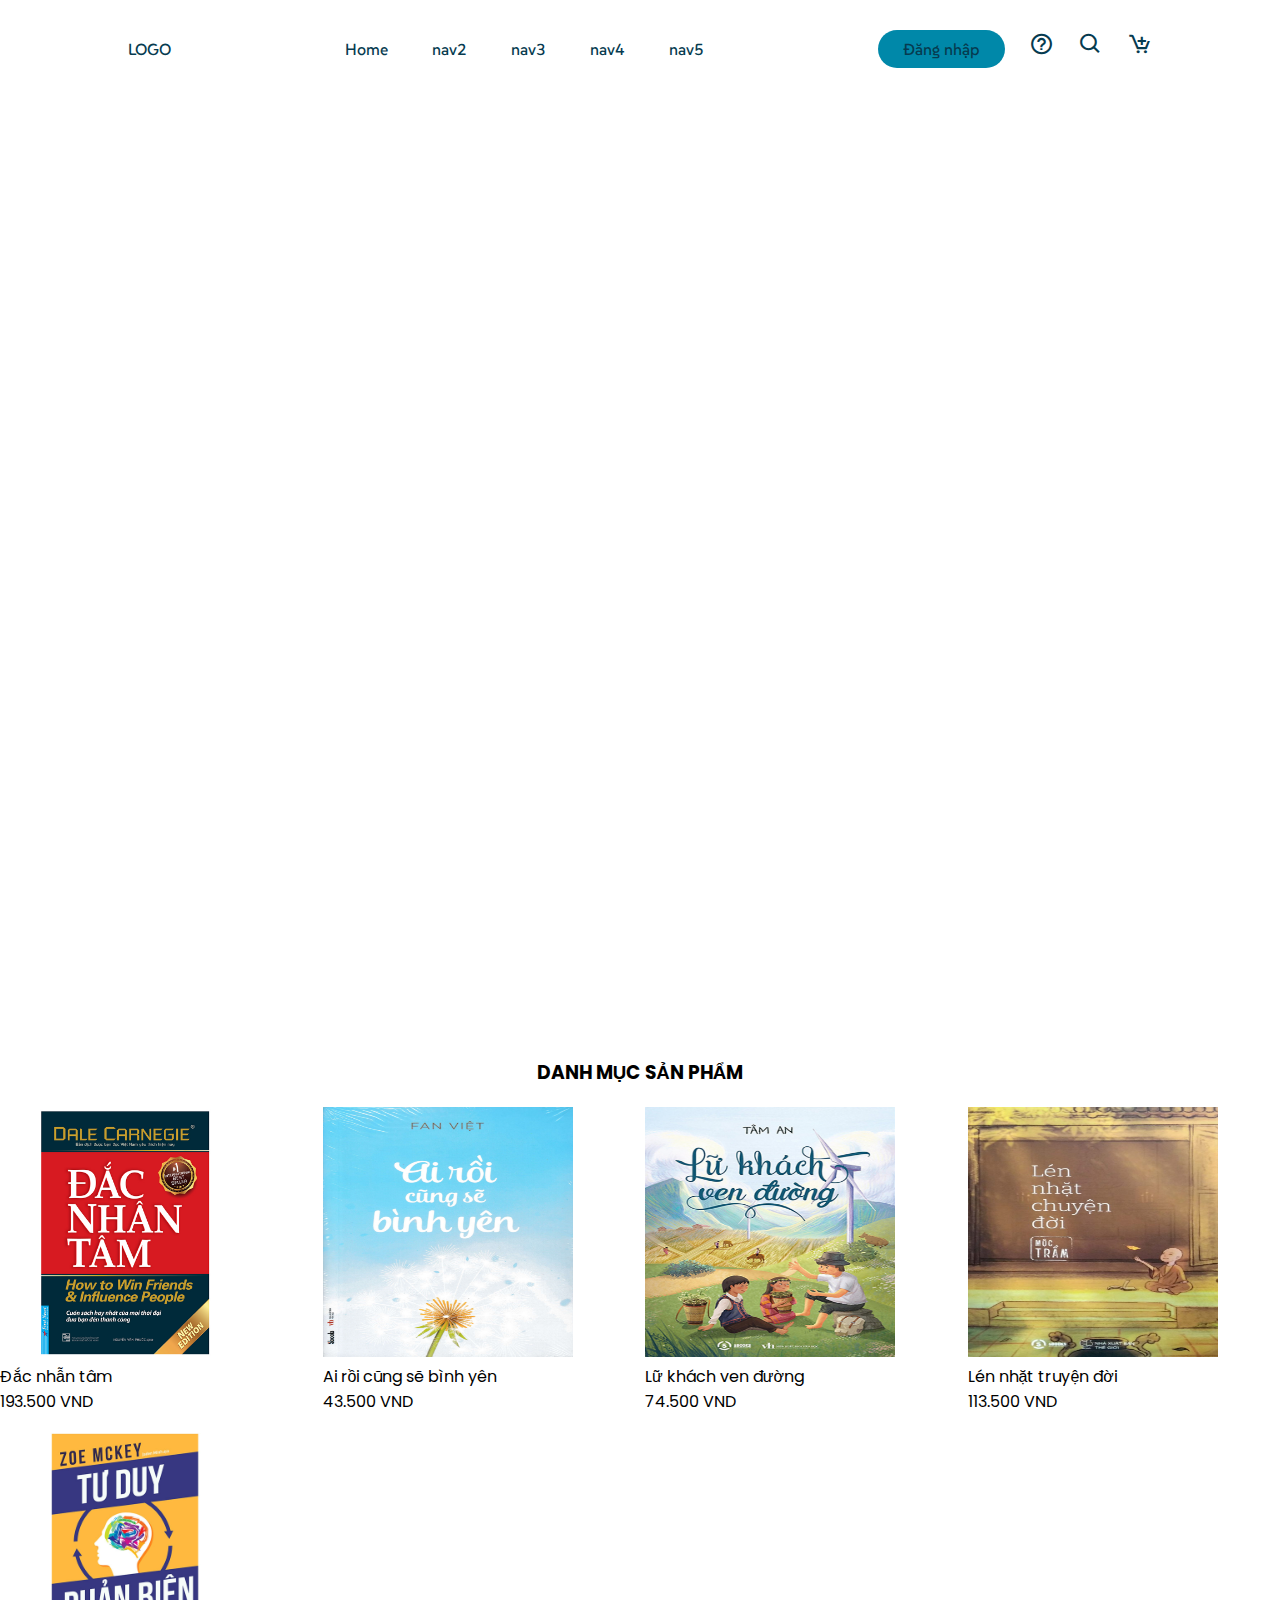
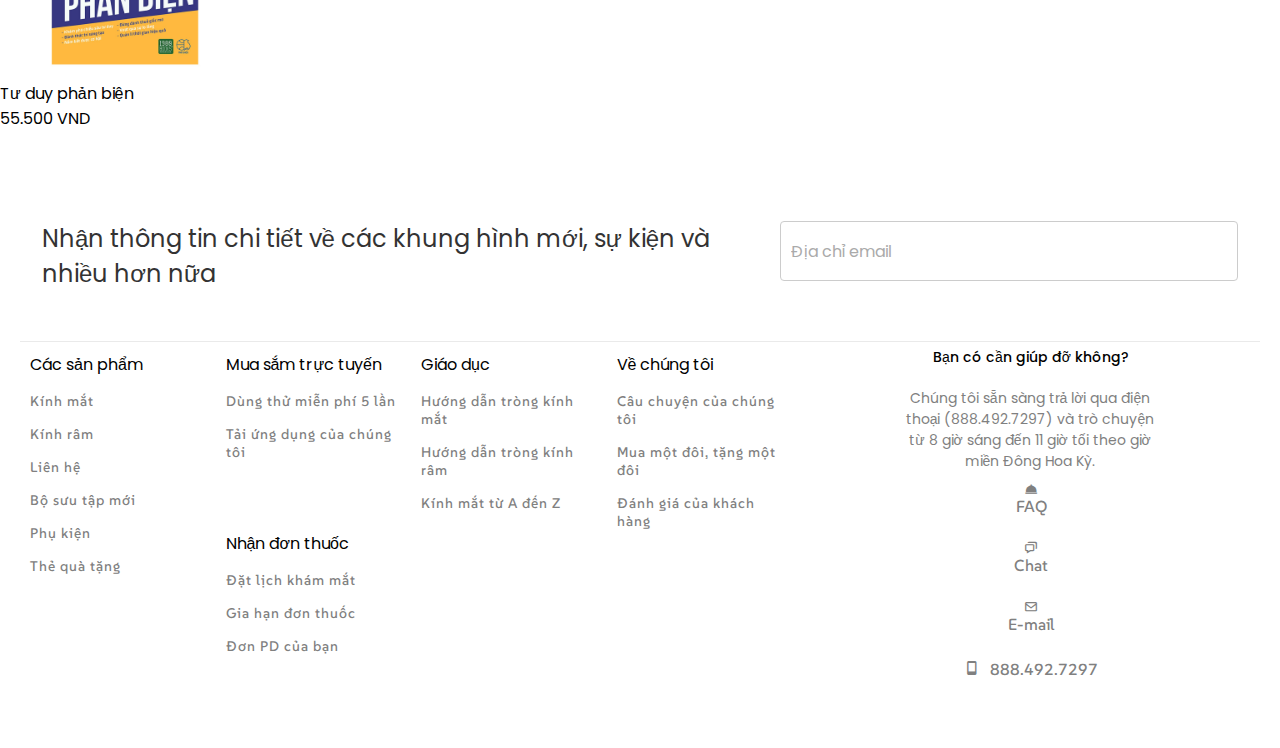
<file: index.html>
<!DOCTYPE html>
<html lang="en">
<head>
    <meta charset="UTF-8">
    <meta name="viewport" content="width=device-width, initial-scale=1.0">
    <title>Home</title>
    <link rel="stylesheet" href="index.css">
    <link rel="stylesheet" href="product1.css">
    <link rel="stylesheet" href="https://cdnjs.cloudflare.com/ajax/libs/font-awesome/6.6.0/css/all.min.css" integrity="sha512-Kc323vGBEqzTmouAECnVceyQqyqdsSiqLQISBL29aUW4U/M7pSPA/gEUZQqv1cwx4OnYxTxve5UMg5GT6L4JJg==" crossorigin="anonymous" referrerpolicy="no-referrer" />
    <link href='https://unpkg.com/boxicons@2.1.4/css/boxicons.min.css' rel='stylesheet'>
</head>
<body>
    <header>
        <a class="logo">LOGO</a>
        <nav>
            <ul class="nav_link">
                <li><a href="#">Home</a></li>
                <li><a href="#">nav2</a></li>
                <li><a href="#">nav3</a></li>
                <li><a href="#">nav4</a></li>
                <li><a href="#">nav5</a></li>
        </nav>
        <div>
            <a class="cta" href=""><button>Đăng nhập</button></a>
        <a href="#" class="abc"><i class='bx bx-help-circle'></i></a>
        <a href="#" class="abc"><i class='bx bx-search'></i></a>
        <a href="#" class="abc"><i class='bx bx-cart-add'></i></a>
        </div>
    </header>
    <section class="home">
        <div class="home-content" style="margin-top:20px; padding-top:145px">
            <h1>Hi</h1>
            <h3>Frontend Developer</h3>
            <p>Lorem ipsum dolor sit amet consectetur adipisicing elit. Reprehenderit impedit error ipsum voluptates, itaque earum maiores, ipsam ut deleniti nihil pariatur officiis quae nesciunt consequuntur facilis, vel nam asperiores. Suscipit.</p>
            <div class="btn-box">
                <a href="#">Hire me</a>
                <a href="#">Let's Talk</a>
    
            </div>
        </div>
        
        <span class="home-imgHover"></span>
    </section>
    <div class="dm-product">
        <h3 style="margin-bottom:20px">Danh mục sản phẩm</h3>
    </div>
    <div class="product">
        <div class="row" style="display: grid; grid-template-columns: repeat(4, 1fr); gap: 10px;">
            <div class="col-2th">
                <div class="card">
                    <img src="/d340edda2b0eacb7ddc47537cddb5e08.jpg" style="width: 250px; height: 250px">
                    <div class="name">
                        <p>Đắc nhẫn tâm</p>
                    </div>
                    <div class="price">
                        <p>193.500 VND</p>
                    </div>
                </div>
            </div>
            
            <div class="col-2th">
                <div class="card">
                    <img src="/sach-ai-roi-cung-se-binh-yen (1).jpg" style="width: 250px; height: 250px;">
                    <div class="name">
                        <p>Ai rồi cũng sẽ bình yên</p>
                    </div>
                    <div class="price">
                        <p>43.500 VND</p>
                    </div>
                </div>
            </div>
            
            <div class="col-2th">
                <div class="card">
                    <img src="/lữ khách ven đường.jpg" style="width: 250px; height: 250px">
                    <div class="name">
                        <p>Lữ khách ven đường</p>
                    </div>
                    <div class="price">
                        <p>74.500 VND</p>
                    </div>
                </div>
            </div>
            
            <div class="col-2th">
                <div class="card">
                    <img src="/lén nhặt truyện đời.jpg" style="width: 250px; height: 250px">
                    <div class="name">
                        <p>Lén nhặt truyện đời</p>
                    </div>
                    <div class="price">
                        <p>113.500 VND</p>
                    </div>
                </div>
            </div>
    
            <div class="col-2th">
                <div class="card">
                    <img src="/tư duy phản biện.jpg" style="width: 250px; height: 250px">
                    <div class="name">
                        <p>Tư duy phản biện</p>
                    </div>
                    <div class="price">
                        <p>55.500 VND</p>
                    </div>
                </div>
            </div>
        </div>
    </div>
    
        <!-- end product -->
         <!-- product -->

   
    <!-- end product -->
     
    <div class="container" >
        <span class="info">Nhận thông tin chi tiết về các khung hình mới, sự kiện và<br> nhiều hơn nữa</span>
        <input type="email" placeholder="Địa chỉ email" class="email-input">
    </div>

    <!-- footer -->
    <footer class="footer">
        <div class="footer-section">
            <font>Các sản phẩm</font>
            <ul>
                <li>Kính mắt</li>
                <li>Kính râm</li>
                <li>Liên hệ</li>
                <li>Bộ sưu tập mới</li>
                <li>Phụ kiện</li>
                <li>Thẻ quà tặng</li>
            </ul>
        </div>
        <div class="footer-section">
            <font>Mua sắm trực tuyến</font>
            <ul>
                <li>Dùng thử miễn phí 5 lần</li>
                <li style="margin-bottom: 70px;">Tải ứng dụng của chúng tôi</li>
            </ul>
            <font>Nhận đơn thuốc</font>
            <ul>
                <li>Đặt lịch khám mắt</li>
                <li>Gia hạn đơn thuốc</li>
                <li>Đơn PD của bạn</li>
            </ul>
        </div>
        <div class="footer-section">
            <font>Giáo dục</font>
            <ul>
                <li>Hướng dẫn tròng kính mắt</li>
                <li>Hướng dẫn tròng kính râm</li>
                <li>Kính mắt từ A đến Z</li>
            </ul>
        </div>
        <div class="footer-section">
            <font>Về chúng tôi</font>
            <ul>
                <li>Câu chuyện của chúng tôi</li>
                <li>Mua một đôi, tặng một đôi</li>
                <li>Đánh giá của khách hàng</li>
            </ul>
        </div>
        <div class="footer-contact" >
            <p style="text-align:center; font-weight: 500; color:black">Bạn có cần giúp đỡ không?</p>
            <p style="width:252px; text-align: center; margin-left:102px; margin-top:20px">Chúng tôi sẵn sàng trả lời qua điện thoại (888.492.7297) và trò chuyện từ 8 giờ sáng đến 11 giờ tối theo giờ miền Đông Hoa Kỳ.</p>
            <div class="contact-info">
               <div style="cursor:pointer">
                <i class='bx bxs-dish' style="display:block; text-align: center;"></i>
                <a style="display:block; color:grey; text-align: center;">FAQ</a>
               </div>
                <div style="margin-top:25px;cursor:pointer">
                    <i class='bx bx-chat' style="display:block; text-align: center;"></i>
                    <a style="display:block; color:grey; text-align: center;">Chat</a>
                </div>
               <div style="margin-top:25px; cursor:pointer">
                <i class='bx bx-envelope' style="display:block; text-align: center;"></i>
                <a style="display:block; color:grey; text-align: center;">E-mail</a>
               </div>
               <div class="sdt" style="cursor:pointer">
                <a style="color:gray"><i class='bx bx-mobile' style="margin-right:10px;"></i >888.492.7297</a>
               </div>
            </div>
        </div>
    </footer>
    <!-- footer-end -->

    <script src="product.js"></script>
</body>
</html>
</file>
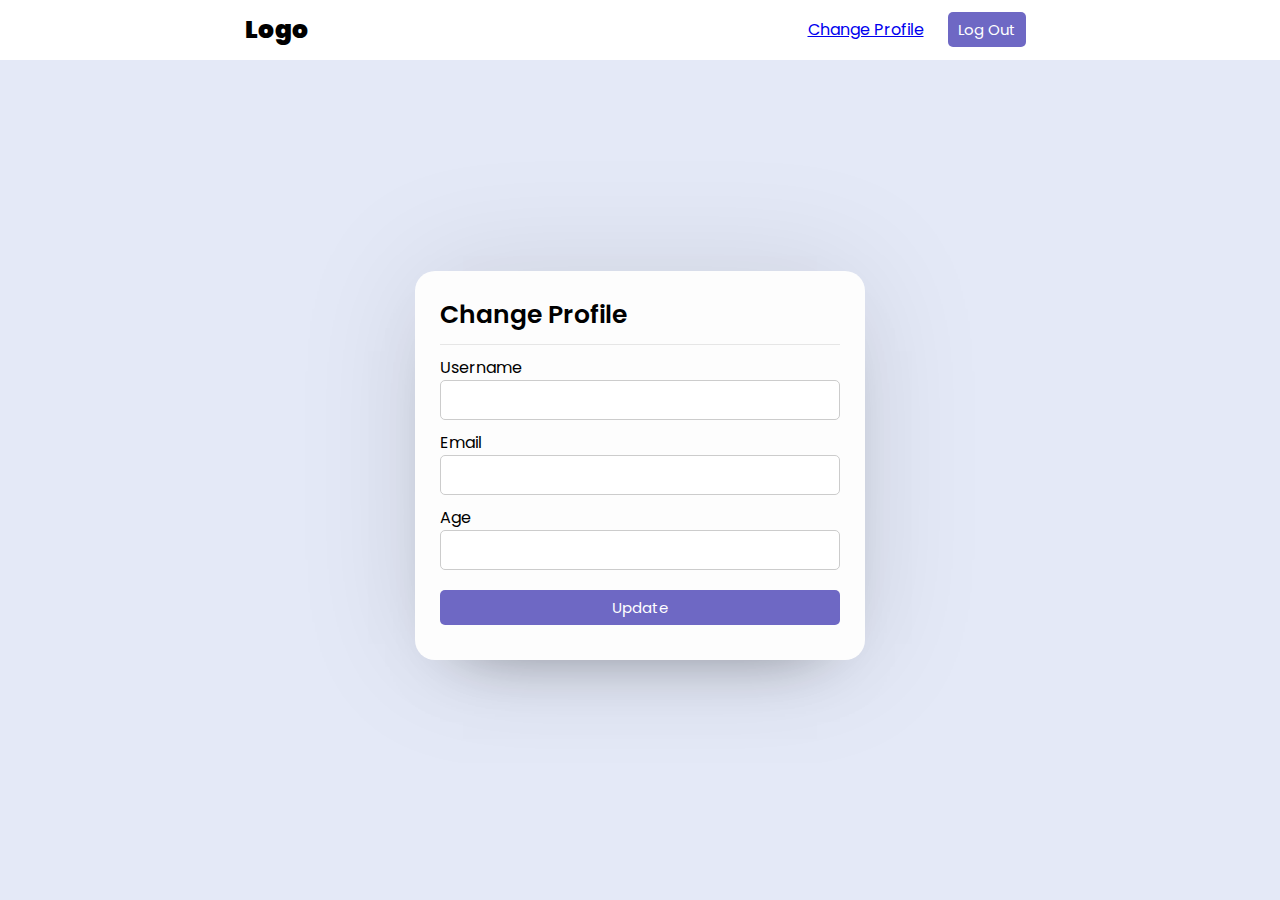
<file: edit.html>
<!DOCTYPE html>
<html lang="en">
<head>
    <meta charset="UTF-8">
    <meta name="viewport" content="width=device-width, initial-scale=1.0">
    <title>Change Profile</title>
    <link rel="stylesheet" href="style.css">
</head>
<body>
    <div class="nav">
        <div class="logo">
            <p><a href="home.php">Logo</a></p>
        </div>

        <div class="right-links">
            <a href="#">Change Profile</a>
            <a href="logout.php"><button class="btn">Log Out</button></a>

        </div>
    </div>

    <div class="container">
        <div class="box form-box">
            <header>Change Profile</header>
            <form action="" method="post">
                <div class="field input">
                    <label for="username">Username</label>
                    <input type="text" name="username" id="username" autocomplete="off" required>
                </div>

                <div class="field input">
                    <label for="email">Email</label>
                    <input type="email" name="email" id="email" autocomplete="off" required>
                </div>

                <div class="field input">
                    <label for="age">Age</label>
                    <input type="number" name="age" id="age" autocomplete="off" required>
                </div>

                <div class="field ">
                    <input type="submit" class="btn" name="submit" value="Update" required>
                </div>
            </form>
        </div>
    </div>

    
</body>
</html>
</file>
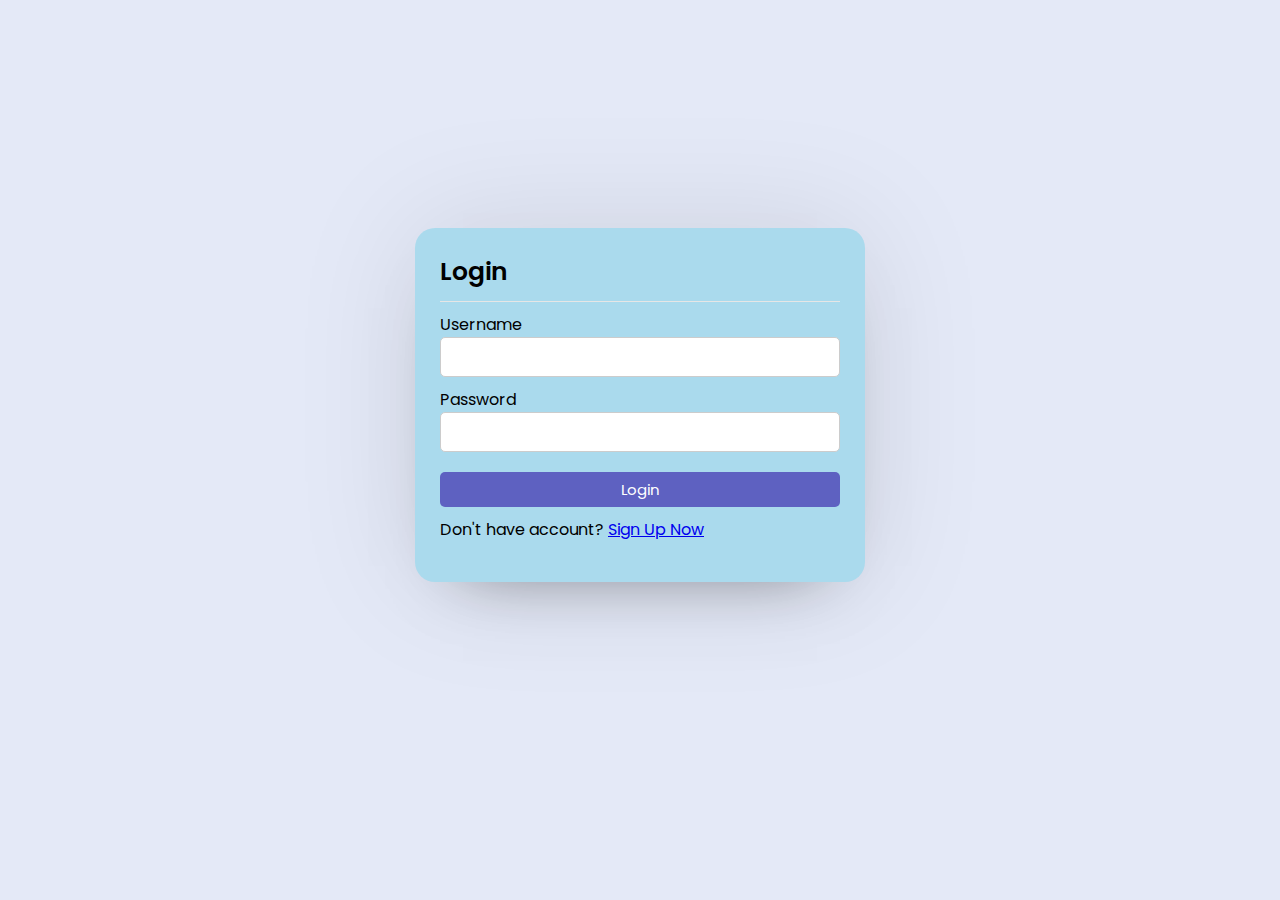
<file: form.html>
<!DOCTYPE html>
<html lang="en">
<head>
    <meta charset="UTF-8">
    <meta name="viewport" content="width=device-width, initial-scale=1.0">
    <title>Login</title>
    <link rel="stylesheet" href="form.css">
</head>
<body>
    <div class="container">
        <div class="box form-box">
            <header>Login</header>
            <form action="" method="post">
                <div class="field input">
                    <label for="username">Username</label>
                    <input type="text" name="username" id="username" autocomplete="off" required>
                </div>

                <div class="field input">
                    <label for="password">Password</label>
                    <input type="password" name="password" id="password" autocomplete="off" required>
                </div>

                <div class="field ">
                    <input type="submit" class="btn" name="submit" value="Login" required>
                </div>
                <div class="links">
                    Don't have account? <a href="register.html">Sign Up Now</a>
                </div>
            </form>
        </div>
    </div>
    
</body>
</html>
</file>
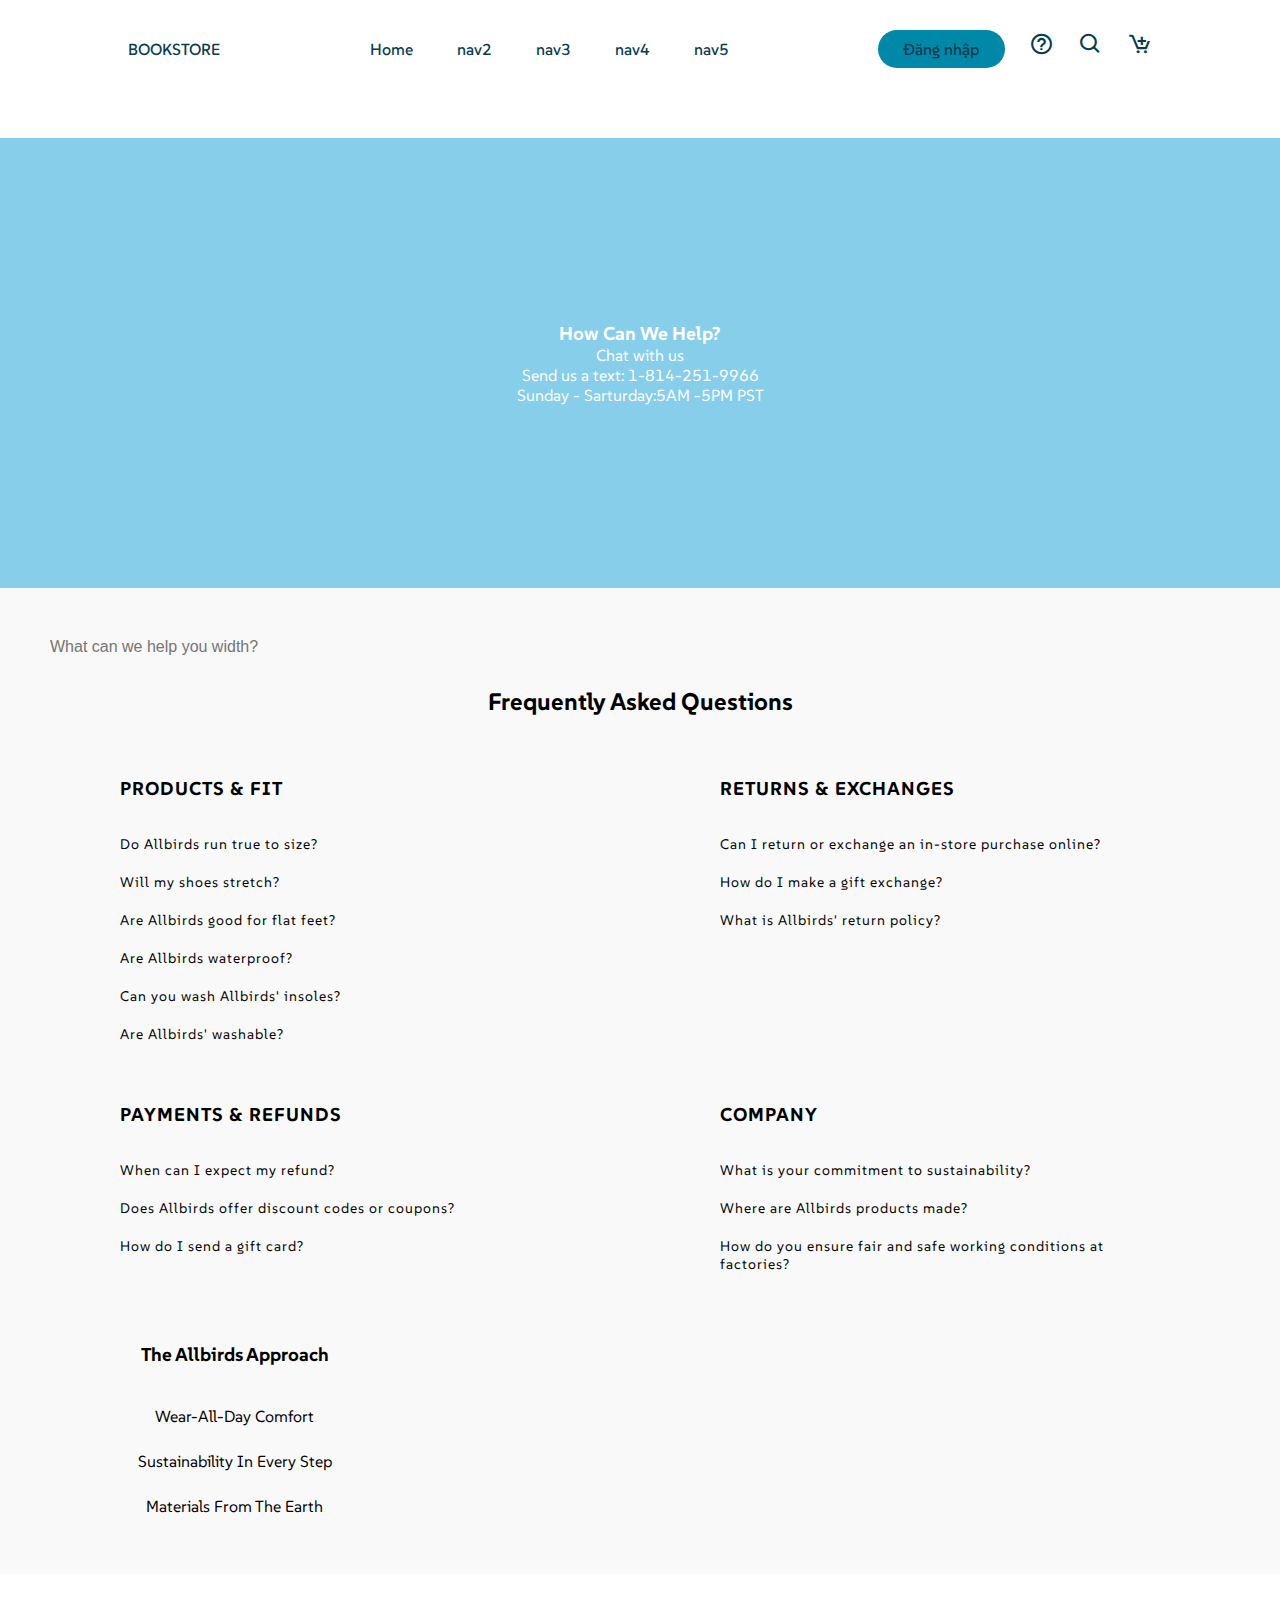
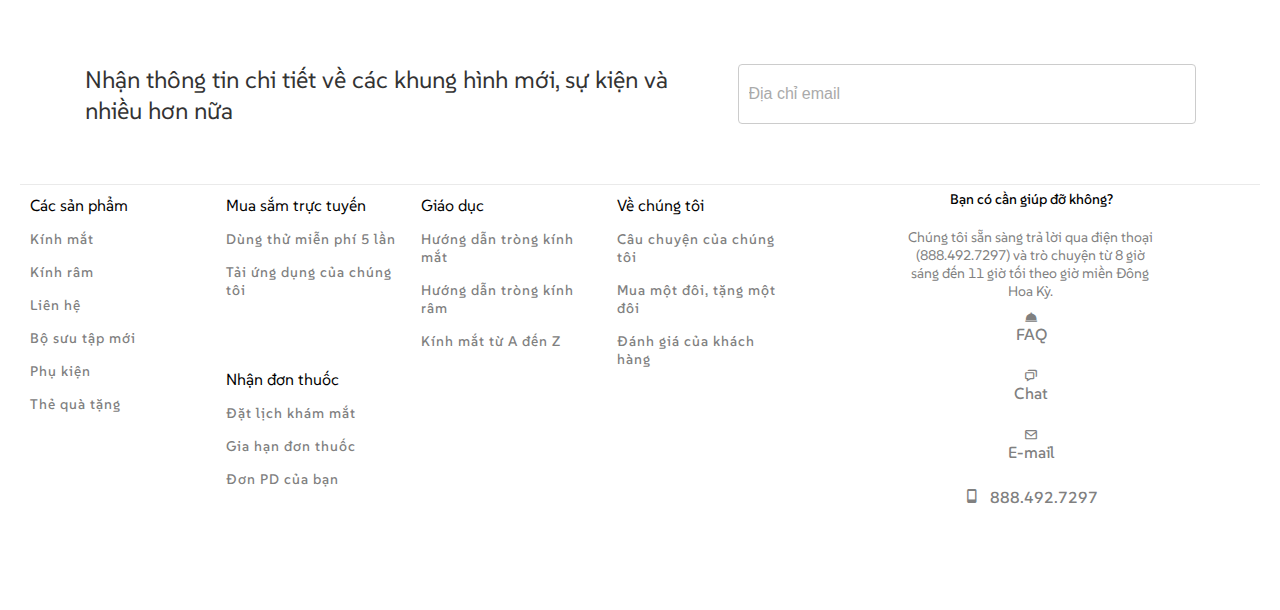
<file: help.html>
<!DOCTYPE html>
<html lang="en">
<head>
    <meta charset="UTF-8">
    <meta name="viewport" content="width=device-width, initial-scale=1.0">
    <title>Document</title>
    <link rel="stylesheet" href="index.css">
    <link rel="stylesheet" href="help.css">
    <link href='https://unpkg.com/boxicons@2.1.4/css/boxicons.min.css' rel='stylesheet'>

</head>
<body>
    <header>
        <a class="logo">BOOKSTORE</a>
        <nav>
            <ul class="nav_link">
                <li><a href="#">Home</a></li>
                <li><a href="#">nav2</a></li>
                <li><a href="#">nav3</a></li>
                <li><a href="#">nav4</a></li>
                <li><a href="#">nav5</a></li>
        </nav>
        <div>
            <a class="cta" href=""><button>Đăng nhập</button></a>
        <a href="#" class="abc"><i class='bx bx-help-circle'></i></a>
        <a href="#" class="abc"><i class='bx bx-search'></i></a>
        <a href="#" class="abc"><i class='bx bx-cart-add'></i></a>
        </div>
    </header>

    <section class="content-banner">
        <div class="help-content">
            <h3>How Can We Help?</h3>
            <p>Chat with us</p>
            <p>Send us a text: 1-814-251-9966</p>
            <p>Sunday - Sarturday:5AM -5PM PST</p>
        </div>
    </section>

   

    <section class="faq-section">
        <div class="input-help">
            <input type="text" placeholder="What can we help you width?">
            
        </div>
        <h2 style="margin-top:20px">Frequently Asked Questions</h2>
        <div class="faq-content">
            <div class="faq-category">
                <h3>PRODUCTS & FIT</h3>
                <p>Do Allbirds run true to size?</p>
                <p>Will my shoes stretch?</p>
                <p>Are Allbirds good for flat feet?</p>
                <p>Are Allbirds waterproof?</p>
                <p>Can you wash Allbirds' insoles?</p>
                <p>Are Allbirds' washable?</p>
            </div>
            <div class="faq-category">
                <h3>RETURNS & EXCHANGES</h3>
                <p>Can I return or exchange an in-store purchase online?</p>
                <p>How do I make a gift exchange?</p>
                <p>What is Allbirds' return policy?</p>
            </div>
            <div class="faq-category">
                <h3>PAYMENTS & REFUNDS</h3>
                <p>When can I expect my refund?</p>
                <p>Does Allbirds offer discount codes or coupons?</p>
                <p>How do I send a gift card?</p>
            </div>
            <div class="faq-category">
                <h3>COMPANY</h3>
                <p>What is your commitment to sustainability?</p>
                <p>Where are Allbirds products made?</p>
                <p>How do you ensure fair and safe working conditions at factories?</p>
            </div>
        </div>
        <div class="allbirds-approach" style="width:575px; height:191px; margin-left:-93px">
            <h3>The Allbirds Approach</h3>
            <p>Wear-All-Day Comfort</p>
            <p>Sustainability In Every Step</p>
            <p>Materials From The Earth</p>
        </div>
    </section>
      
    <div class="container" >
        <span class="info">Nhận thông tin chi tiết về các khung hình mới, sự kiện và<br> nhiều hơn nữa</span>
        <input type="email" placeholder="Địa chỉ email" class="email-input">
    </div>

    <!-- footer -->
    <footer class="footer">
        <div class="footer-section">
            <font>Các sản phẩm</font>
            <ul>
                <li>Kính mắt</li>
                <li>Kính râm</li>
                <li>Liên hệ</li>
                <li>Bộ sưu tập mới</li>
                <li>Phụ kiện</li>
                <li>Thẻ quà tặng</li>
            </ul>
        </div>
        <div class="footer-section">
            <font>Mua sắm trực tuyến</font>
            <ul>
                <li>Dùng thử miễn phí 5 lần</li>
                <li style="margin-bottom: 70px;">Tải ứng dụng của chúng tôi</li>
            </ul>
            <font>Nhận đơn thuốc</font>
            <ul>
                <li>Đặt lịch khám mắt</li>
                <li>Gia hạn đơn thuốc</li>
                <li>Đơn PD của bạn</li>
            </ul>
        </div>
        <div class="footer-section">
            <font>Giáo dục</font>
            <ul>
                <li>Hướng dẫn tròng kính mắt</li>
                <li>Hướng dẫn tròng kính râm</li>
                <li>Kính mắt từ A đến Z</li>
            </ul>
        </div>
        <div class="footer-section">
            <font>Về chúng tôi</font>
            <ul>
                <li>Câu chuyện của chúng tôi</li>
                <li>Mua một đôi, tặng một đôi</li>
                <li>Đánh giá của khách hàng</li>
            </ul>
        </div>
        <div class="footer-contact" >
            <p style="text-align:center; font-weight: 500; color:black">Bạn có cần giúp đỡ không?</p>
            <p style="width:252px; text-align: center; margin-left:102px; margin-top:20px">Chúng tôi sẵn sàng trả lời qua điện thoại (888.492.7297) và trò chuyện từ 8 giờ sáng đến 11 giờ tối theo giờ miền Đông Hoa Kỳ.</p>
            <div class="contact-info">
               <div style="cursor:pointer">
                <i class='bx bxs-dish' style="display:block; text-align: center;"></i>
                <a style="display:block; color:grey; text-align: center;">FAQ</a>
               </div>
                <div style="margin-top:25px;cursor:pointer">
                    <i class='bx bx-chat' style="display:block; text-align: center;"></i>
                    <a style="display:block; color:grey; text-align: center;">Chat</a>
                </div>
               <div style="margin-top:25px; cursor:pointer">
                <i class='bx bx-envelope' style="display:block; text-align: center;"></i>
                <a style="display:block; color:grey; text-align: center;">E-mail</a>
               </div>
               <div class="sdt" style="cursor:pointer">
                <a style="color:gray"><i class='bx bx-mobile' style="margin-right:10px;"></i >888.492.7297</a>
               </div>
            </div>
        </div>
    </footer>
    <!-- footer-end -->

    
</body>
</html>
</file>
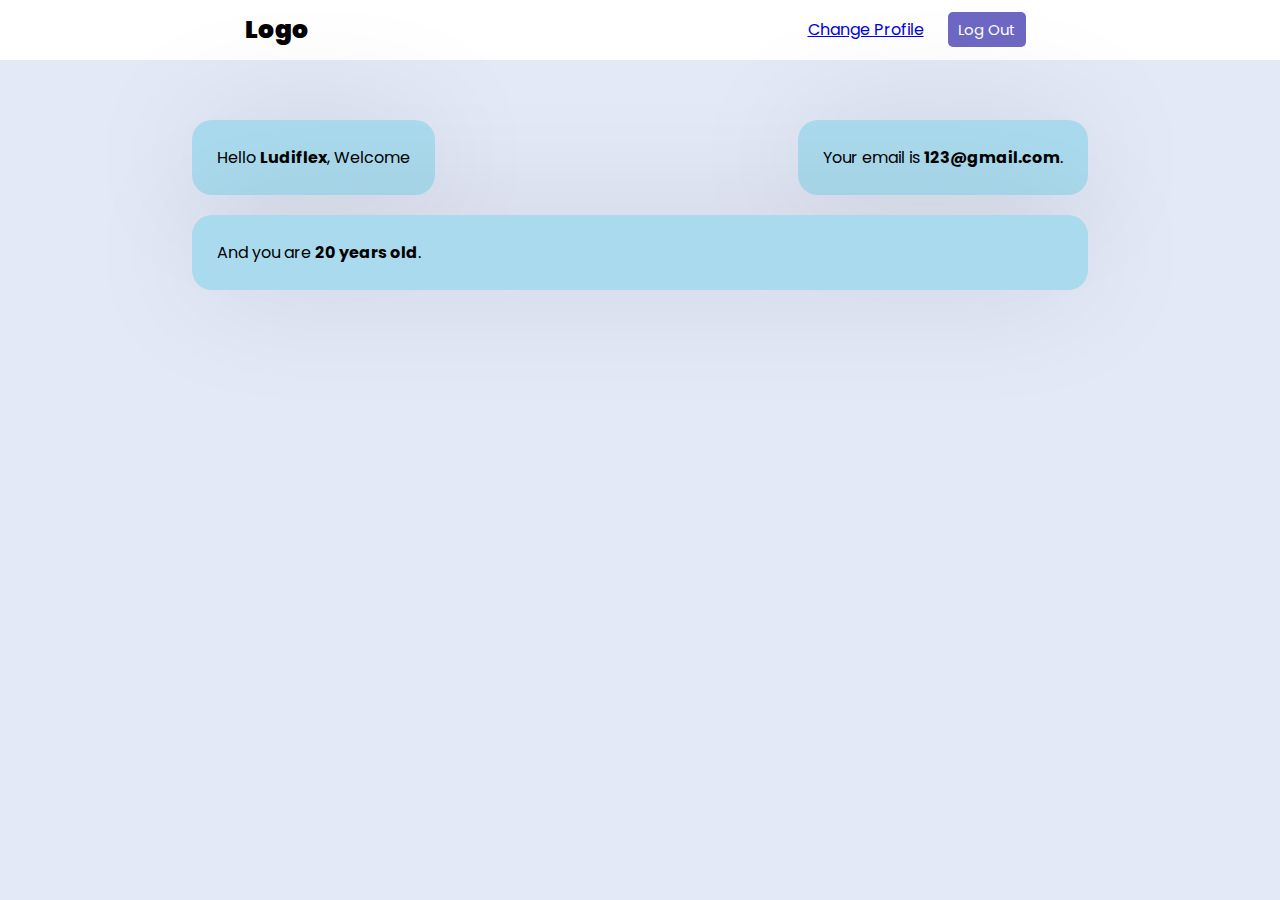
<file: home.html>
<!DOCTYPE html>
<html lang="en">
<head>
    <meta charset="UTF-8">
    <meta name="viewport" content="width=device-width, initial-scale=1.0">
    <title>Home</title>
    <link rel="stylesheet" href="form.css">
</head>
<body>
    <div class="nav">
        <div class="logo">
            <p><a href="home.php">Logo</a></p>
        </div>

        <div class="right-links">
            <a href="#">Change Profile</a>
            <a href="logout.php"><button class="btn">Log Out</button></a>

        </div>
    </div>
    <main>

        <div class="main-box top">
            <div class="top">
                <div class="box">
                    <p>Hello <b>Ludiflex</b>, Welcome</p>
                </div>
                <div class="box">
                    <p>Your email is <b>123@gmail.com</b>.</p>
                </div>
            </div>
            <div class="bottom">
                <div class="box">
                    <p>And you are <b>20 years old</b>.</p>
                </div>
            </div>
        </div>
    </main>
    
</body>
</html>
</file>
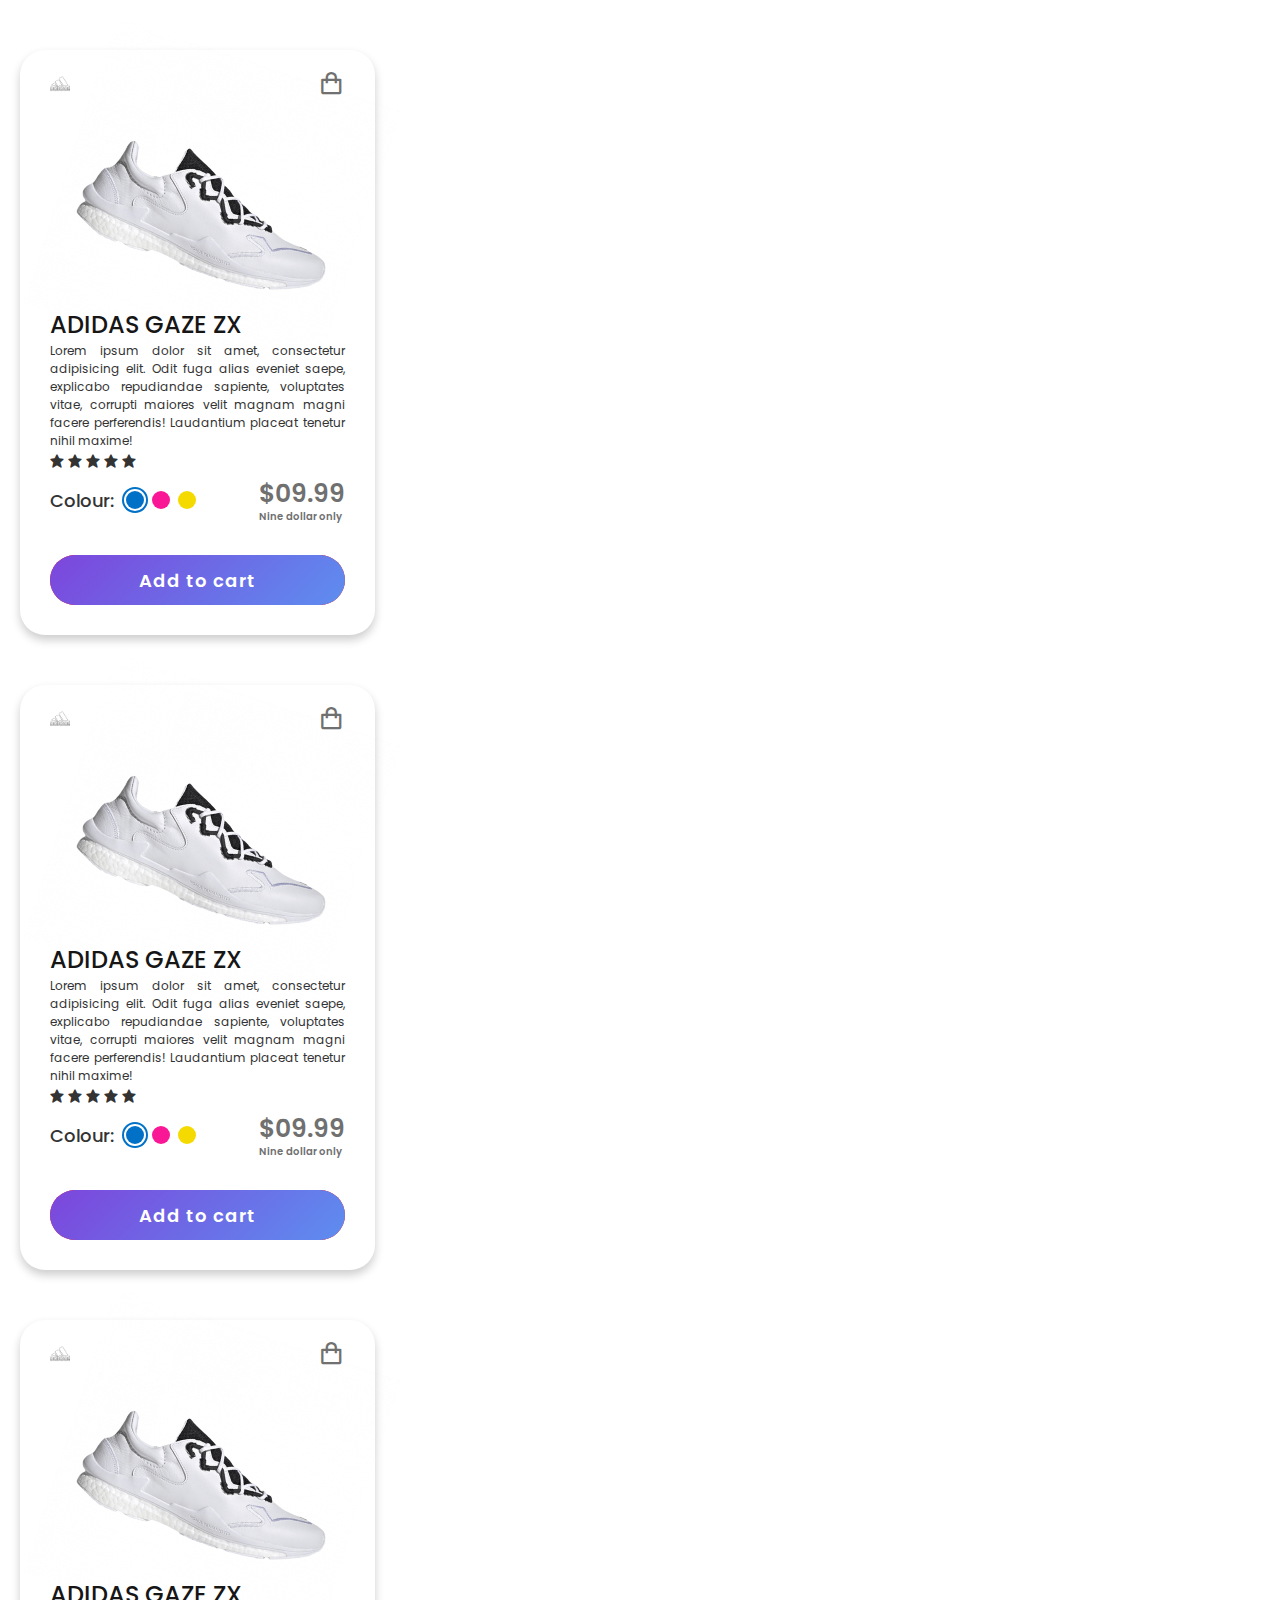
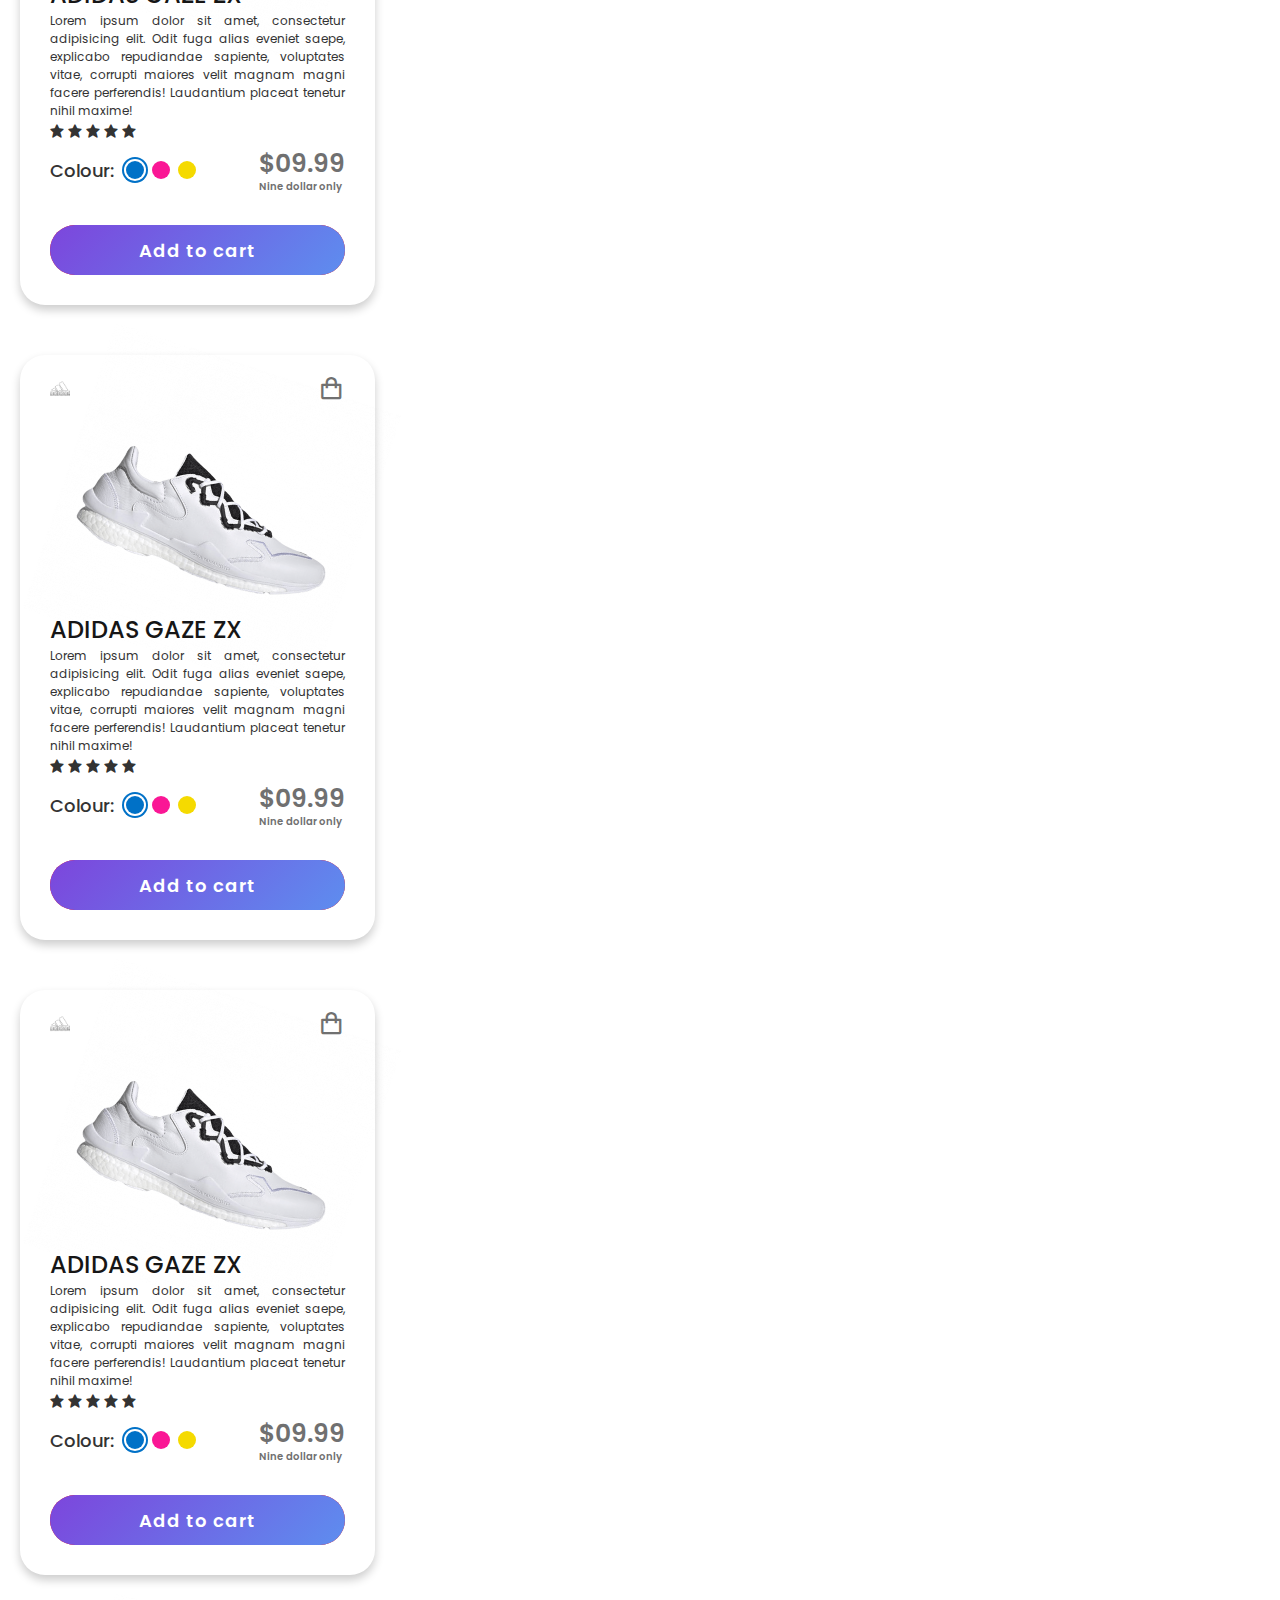
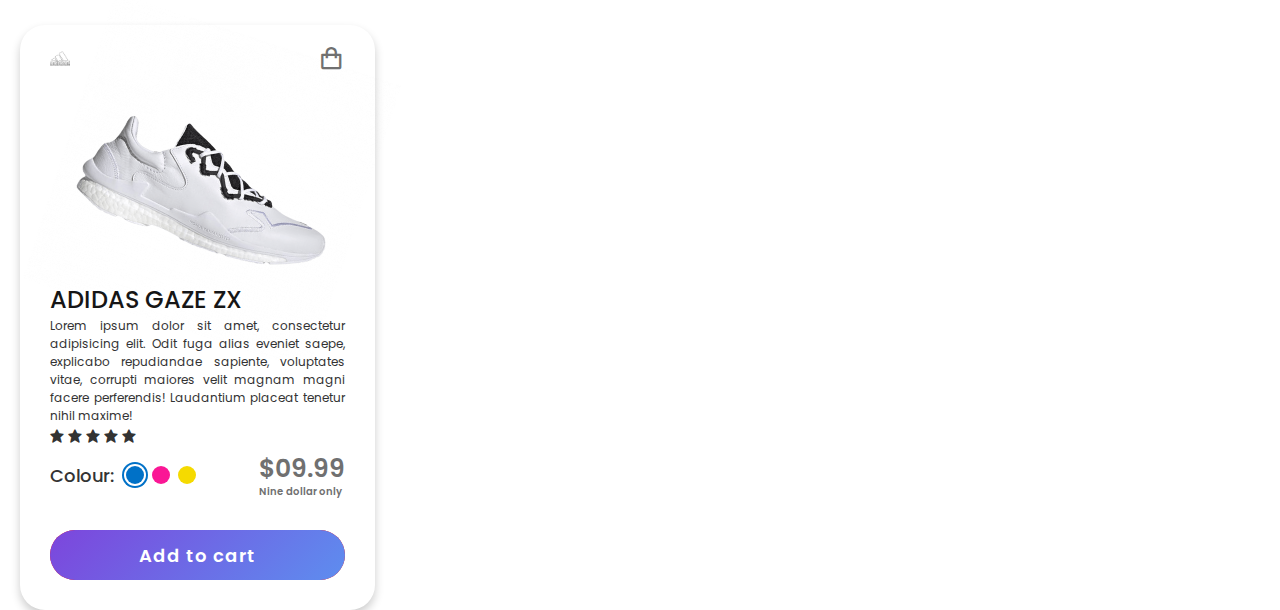
<file: product1.html>
<!DOCTYPE html>
<html lang="en">
<head>
    <meta charset="UTF-8">
    <meta name="viewport" content="width=device-width, initial-scale=1.0">
    <title>Document</title>
    <link rel="stylesheet" href="product1.css">
    <link href='https://unpkg.com/boxicons@2.1.4/css/boxicons.min.css' rel='stylesheet'>
</head>
<body>
    <div class="product-card">
        <div class="logo-cart">
            <img src="/logo.png" alt="logo">
            <i class='bx bx-shopping-bag'></i>
        </div>
        <div class="main-images">
            <img id="blue" class="blue active" src="/giay1.png" alt="">
            <img id="pink" class="pink" src="/giay1.png" alt="">
            <img id="yellow" class="yellow" src="/giay1.png" alt="">
            
        </div>
        <div class="shoe-details">
            <span class="shoe_name">ADIDAS GAZE ZX</span>
            <p>Lorem ipsum dolor sit amet, consectetur adipisicing elit. Odit fuga alias eveniet saepe, explicabo repudiandae sapiente, voluptates vitae, corrupti maiores velit magnam magni facere perferendis! Laudantium placeat tenetur nihil maxime!</p>
            <div class="stars">
                <i class='bx bxs-star'></i>
                <i class='bx bxs-star'></i>
                <i class='bx bxs-star'></i>
                <i class='bx bxs-star'></i>
                <i class='bx bxs-star'></i>
            </div>
        </div>
        <div class="color-price">
            <div class="color-option">
                <span class="color">Colour:</span>
                <div class="circles">
                    <span class="circle blue active" id="blue"></span>
                    <span class="circle pink" id="pink"></span>
                    <span class="circle yellow " id="yellow"></span>
                </div>
            </div>
            <div class="price">
                <span class="price_num">$09.99</span>
                <span class="price_letter">Nine dollar only</span>
            </div>
        </div>
        <div class="button">
            <div class="button-layer"></div>
            <button>Add to cart</button>
        </div>
    </div>
    <div class="product-card">
        <div class="logo-cart">
            <img src="/logo.png" alt="logo">
            <i class='bx bx-shopping-bag'></i>
        </div>
        <div class="main-images">
            <img id="blue" class="blue active" src="/giay1.png" alt="">
            <img id="pink" class="pink" src="/giay1.png" alt="">
            <img id="yellow" class="yellow" src="/giay1.png" alt="">
            
        </div>
        <div class="shoe-details">
            <span class="shoe_name">ADIDAS GAZE ZX</span>
            <p>Lorem ipsum dolor sit amet, consectetur adipisicing elit. Odit fuga alias eveniet saepe, explicabo repudiandae sapiente, voluptates vitae, corrupti maiores velit magnam magni facere perferendis! Laudantium placeat tenetur nihil maxime!</p>
            <div class="stars">
                <i class='bx bxs-star'></i>
                <i class='bx bxs-star'></i>
                <i class='bx bxs-star'></i>
                <i class='bx bxs-star'></i>
                <i class='bx bxs-star'></i>
            </div>
        </div>
        <div class="color-price">
            <div class="color-option">
                <span class="color">Colour:</span>
                <div class="circles">
                    <span class="circle blue active" id="blue"></span>
                    <span class="circle pink" id="pink"></span>
                    <span class="circle yellow " id="yellow"></span>
                </div>
            </div>
            <div class="price">
                <span class="price_num">$09.99</span>
                <span class="price_letter">Nine dollar only</span>
            </div>
        </div>
        <div class="button">
            <div class="button-layer"></div>
            <button>Add to cart</button>
        </div>
    </div>

    <div class="product-card">
        <div class="logo-cart">
            <img src="/logo.png" alt="logo">
            <i class='bx bx-shopping-bag'></i>
        </div>
        <div class="main-images">
            <img id="blue" class="blue active" src="/giay1.png" alt="">
            <img id="pink" class="pink" src="/giay1.png" alt="">
            <img id="yellow" class="yellow" src="/giay1.png" alt="">
            
        </div>
        <div class="shoe-details">
            <span class="shoe_name">ADIDAS GAZE ZX</span>
            <p>Lorem ipsum dolor sit amet, consectetur adipisicing elit. Odit fuga alias eveniet saepe, explicabo repudiandae sapiente, voluptates vitae, corrupti maiores velit magnam magni facere perferendis! Laudantium placeat tenetur nihil maxime!</p>
            <div class="stars">
                <i class='bx bxs-star'></i>
                <i class='bx bxs-star'></i>
                <i class='bx bxs-star'></i>
                <i class='bx bxs-star'></i>
                <i class='bx bxs-star'></i>
            </div>
        </div>
        <div class="color-price">
            <div class="color-option">
                <span class="color">Colour:</span>
                <div class="circles">
                    <span class="circle blue active" id="blue"></span>
                    <span class="circle pink" id="pink"></span>
                    <span class="circle yellow " id="yellow"></span>
                </div>
            </div>
            <div class="price">
                <span class="price_num">$09.99</span>
                <span class="price_letter">Nine dollar only</span>
            </div>
        </div>
        <div class="button">
            <div class="button-layer"></div>
            <button>Add to cart</button>
        </div>
    </div>

    <div class="product-card">
        <div class="logo-cart">
            <img src="/logo.png" alt="logo">
            <i class='bx bx-shopping-bag'></i>
        </div>
        <div class="main-images">
            <img id="blue" class="blue active" src="/giay1.png" alt="">
            <img id="pink" class="pink" src="/giay1.png" alt="">
            <img id="yellow" class="yellow" src="/giay1.png" alt="">
            
        </div>
        <div class="shoe-details">
            <span class="shoe_name">ADIDAS GAZE ZX</span>
            <p>Lorem ipsum dolor sit amet, consectetur adipisicing elit. Odit fuga alias eveniet saepe, explicabo repudiandae sapiente, voluptates vitae, corrupti maiores velit magnam magni facere perferendis! Laudantium placeat tenetur nihil maxime!</p>
            <div class="stars">
                <i class='bx bxs-star'></i>
                <i class='bx bxs-star'></i>
                <i class='bx bxs-star'></i>
                <i class='bx bxs-star'></i>
                <i class='bx bxs-star'></i>
            </div>
        </div>
        <div class="color-price">
            <div class="color-option">
                <span class="color">Colour:</span>
                <div class="circles">
                    <span class="circle blue active" id="blue"></span>
                    <span class="circle pink" id="pink"></span>
                    <span class="circle yellow " id="yellow"></span>
                </div>
            </div>
            <div class="price">
                <span class="price_num">$09.99</span>
                <span class="price_letter">Nine dollar only</span>
            </div>
        </div>
        <div class="button">
            <div class="button-layer"></div>
            <button>Add to cart</button>
        </div>
    </div>

    <div class="product-card">
        <div class="logo-cart">
            <img src="/logo.png" alt="logo">
            <i class='bx bx-shopping-bag'></i>
        </div>
        <div class="main-images">
            <img id="blue" class="blue active" src="/giay1.png" alt="">
            <img id="pink" class="pink" src="/giay1.png" alt="">
            <img id="yellow" class="yellow" src="/giay1.png" alt="">
            
        </div>
        <div class="shoe-details">
            <span class="shoe_name">ADIDAS GAZE ZX</span>
            <p>Lorem ipsum dolor sit amet, consectetur adipisicing elit. Odit fuga alias eveniet saepe, explicabo repudiandae sapiente, voluptates vitae, corrupti maiores velit magnam magni facere perferendis! Laudantium placeat tenetur nihil maxime!</p>
            <div class="stars">
                <i class='bx bxs-star'></i>
                <i class='bx bxs-star'></i>
                <i class='bx bxs-star'></i>
                <i class='bx bxs-star'></i>
                <i class='bx bxs-star'></i>
            </div>
        </div>
        <div class="color-price">
            <div class="color-option">
                <span class="color">Colour:</span>
                <div class="circles">
                    <span class="circle blue active" id="blue"></span>
                    <span class="circle pink" id="pink"></span>
                    <span class="circle yellow " id="yellow"></span>
                </div>
            </div>
            <div class="price">
                <span class="price_num">$09.99</span>
                <span class="price_letter">Nine dollar only</span>
            </div>
        </div>
        <div class="button">
            <div class="button-layer"></div>
            <button>Add to cart</button>
        </div>
    </div>

    <div class="product-card">
        <div class="logo-cart">
            <img src="/logo.png" alt="logo">
            <i class='bx bx-shopping-bag'></i>
        </div>
        <div class="main-images">
            <img id="blue" class="blue active" src="/giay1.png" alt="">
            <img id="pink" class="pink" src="/giay1.png" alt="">
            <img id="yellow" class="yellow" src="/giay1.png" alt="">
            
        </div>
        <div class="shoe-details">
            <span class="shoe_name">ADIDAS GAZE ZX</span>
            <p>Lorem ipsum dolor sit amet, consectetur adipisicing elit. Odit fuga alias eveniet saepe, explicabo repudiandae sapiente, voluptates vitae, corrupti maiores velit magnam magni facere perferendis! Laudantium placeat tenetur nihil maxime!</p>
            <div class="stars">
                <i class='bx bxs-star'></i>
                <i class='bx bxs-star'></i>
                <i class='bx bxs-star'></i>
                <i class='bx bxs-star'></i>
                <i class='bx bxs-star'></i>
            </div>
        </div>
        <div class="color-price">
            <div class="color-option">
                <span class="color">Colour:</span>
                <div class="circles">
                    <span class="circle blue active" id="blue"></span>
                    <span class="circle pink" id="pink"></span>
                    <span class="circle yellow " id="yellow"></span>
                </div>
            </div>
            <div class="price">
                <span class="price_num">$09.99</span>
                <span class="price_letter">Nine dollar only</span>
            </div>
        </div>
        <div class="button">
            <div class="button-layer"></div>
            <button>Add to cart</button>
        </div>
    </div>


    <script>
       let circle = document.querySelector(".color-option");
   circle.addEventListener("click", (e)=>{
     let target = e.target;
     if(target.classList.contains("circle")){
       circle.querySelector(".active").classList.remove("active");
       target.classList.add("active");
       document.querySelector(".main-images .active").classList.remove("active");
       document.querySelector(`.main-images .${target.id}`).classList.add("active");
     }
   });
    </script>

    
</body>
</html>
</file>
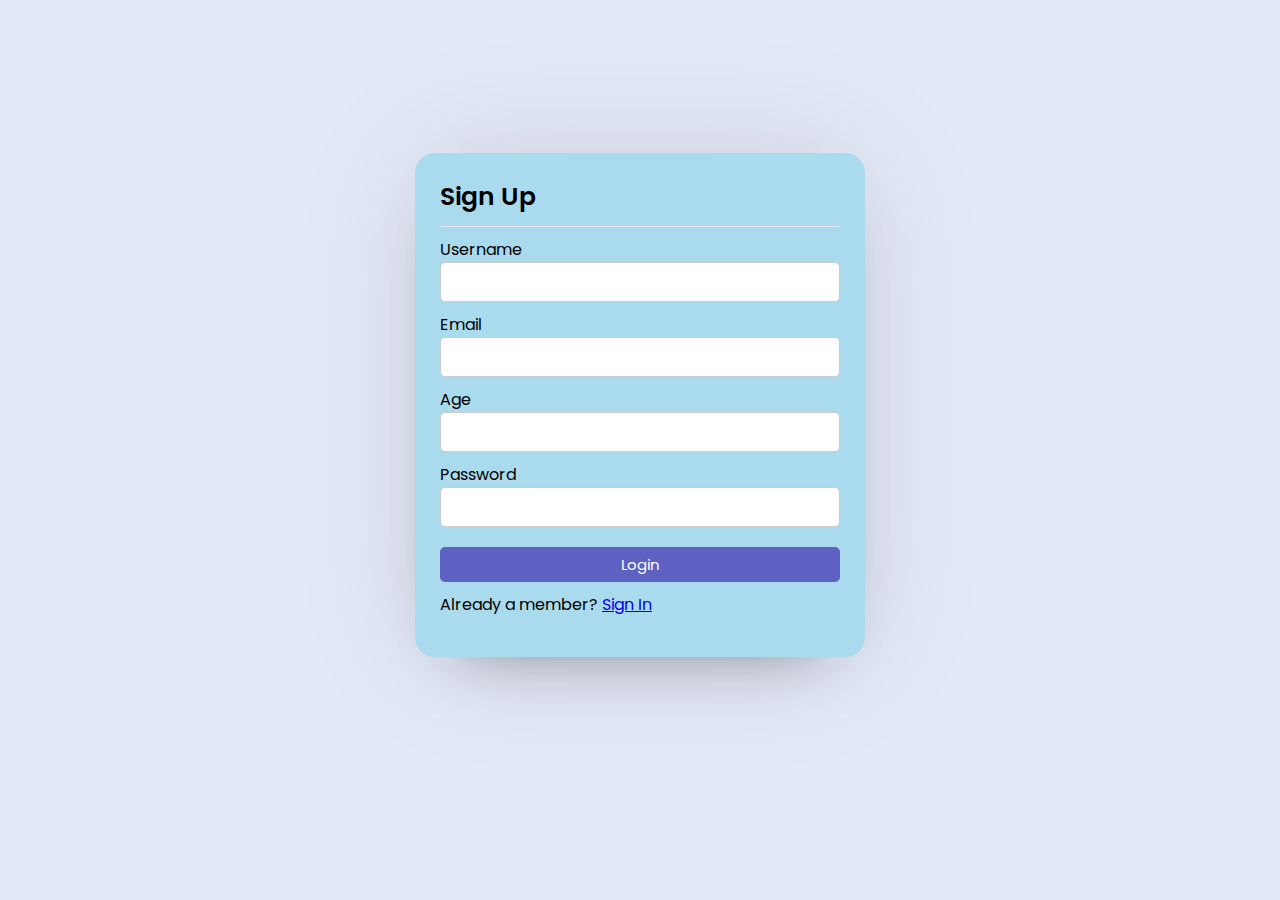
<file: register.html>
<!DOCTYPE html>
<html lang="en">
<head>
    <meta charset="UTF-8">
    <meta name="viewport" content="width=device-width, initial-scale=1.0">
    <title>Register</title>
    <link rel="stylesheet" href="form.css">
</head>
<body>
    <div class="container">
        <div class="box form-box">
            <header>Sign Up</header>
            <form action="" method="post">
                <div class="field input">
                    <label for="username">Username</label>
                    <input type="text" name="username" id="username" autocomplete="off" required>
                </div>

                <div class="field input">
                    <label for="email">Email</label>
                    <input type="email" name="email" id="email" autocomplete="off" required>
                </div>

                <div class="field input">
                    <label for="age">Age</label>
                    <input type="number" name="age" id="age" autocomplete="off" required>
                </div>


                <div class="field input">
                    <label for="password">Password</label>
                    <input type="password" name="password" id="password" autocomplete="off" required>
                </div>

                <div class="field ">
                    <input type="submit" class="btn" name="submit" value="Login" required>
                </div>
                <div class="links">
                   Already a member? <a href="form.html">Sign In</a>
                </div>
            </form>
        </div>
    </div>
    
</body>
</html>
</file>
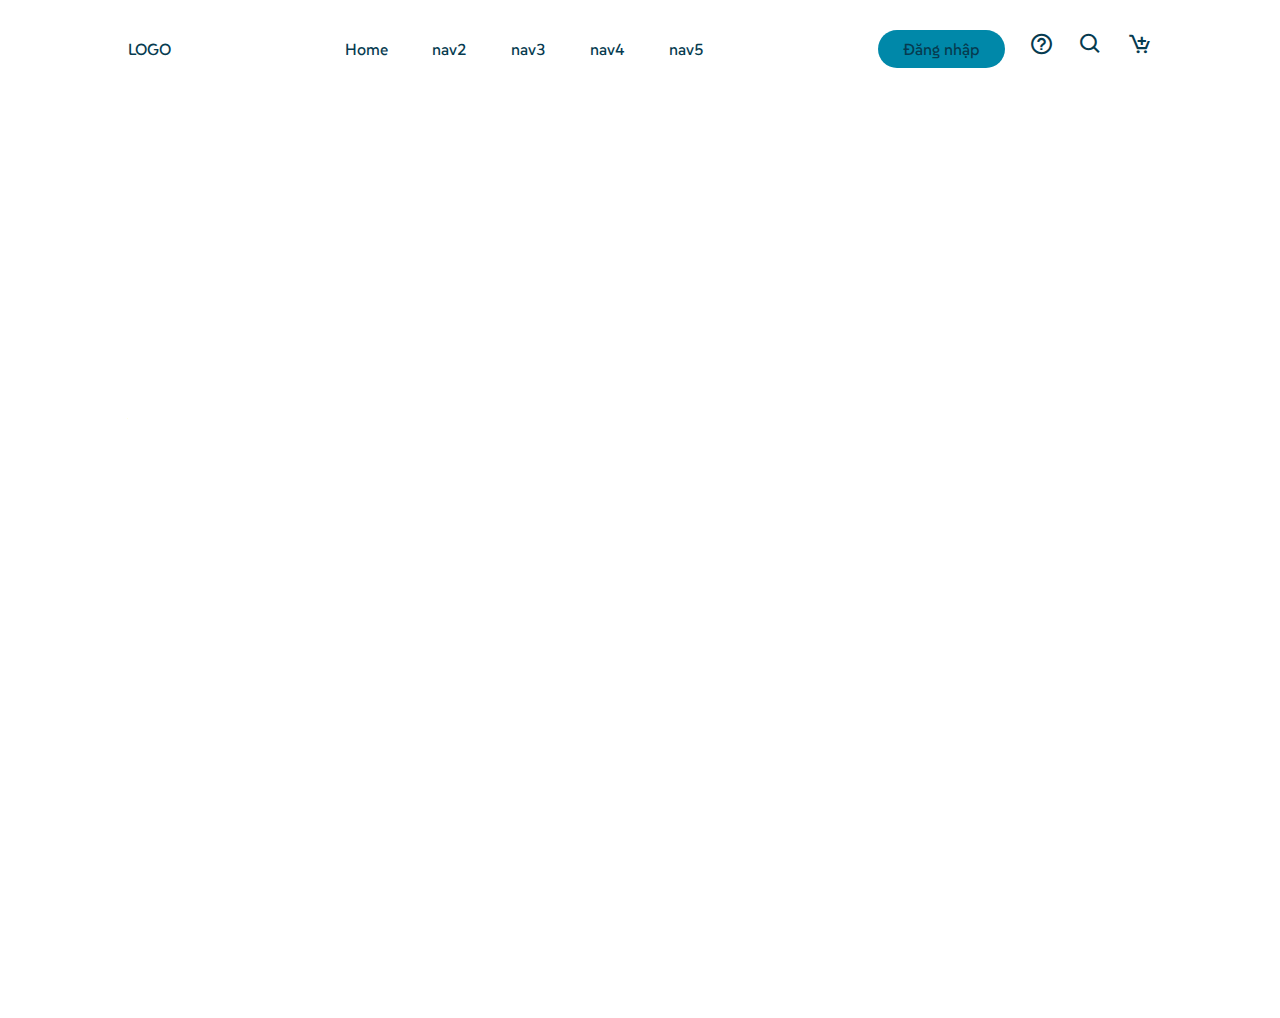
<file: timkiem.html>
<!DOCTYPE html>
<html lang="en">
<head>
    <meta charset="UTF-8">
    <meta name="viewport" content="width=device-width, initial-scale=1.0">
    <title>Document</title>
    <link rel="stylesheet" href="index.css">
    <link href='https://unpkg.com/boxicons@2.1.4/css/boxicons.min.css' rel='stylesheet'>
</head>
<body>
<header>
        <a class="logo">LOGO</a>
        <nav>
            <ul class="nav_link">
                <li><a href="#">Home</a></li>
                <li><a href="#">nav2</a></li>
                <li><a href="#">nav3</a></li>
                <li><a href="#">nav4</a></li>
                <li><a href="#">nav5</a></li>
        </nav>
        <div>
            <a class="cta" href=""><button>Đăng nhập</button></a>
        <a href="#" class="abc"><i class='bx bx-help-circle'></i></a>
        <a href="#" class="abc"><i class='bx bx-search'></i></a>
        <a href="#" class="abc"><i class='bx bx-cart-add'></i></a>
        </div>
    </header>
    <section class="home">
        <div class="home-content" style="margin-top:20px; padding-top:145px">
            <h1>Hi, I'm Thiên Phúc </h1>
            <h3>Frontend Developer</h3>
            <p>Lorem ipsum dolor sit amet consectetur adipisicing elit. Reprehenderit impedit error ipsum voluptates, itaque earum maiores, ipsam ut deleniti nihil pariatur officiis quae nesciunt consequuntur facilis, vel nam asperiores. Suscipit.</p>
            <div class="btn-box">
                <a href="#">Hire me</a>
                <a href="#">Let's Talk</a>
    
            </div>
        </div>
        
        <div class="home-sci">
            <a href="#"><i class='bx bxl-facebook-circle'></i></a>
            <a href="#"><i class='bx bxl-twitter'></i></a>
            <a href="#"><i class='bx bxl-instagram' ></i></a>
        </div>
        <span class="home-imgHover"></span>
    </section>
</body>
</html>
</file>
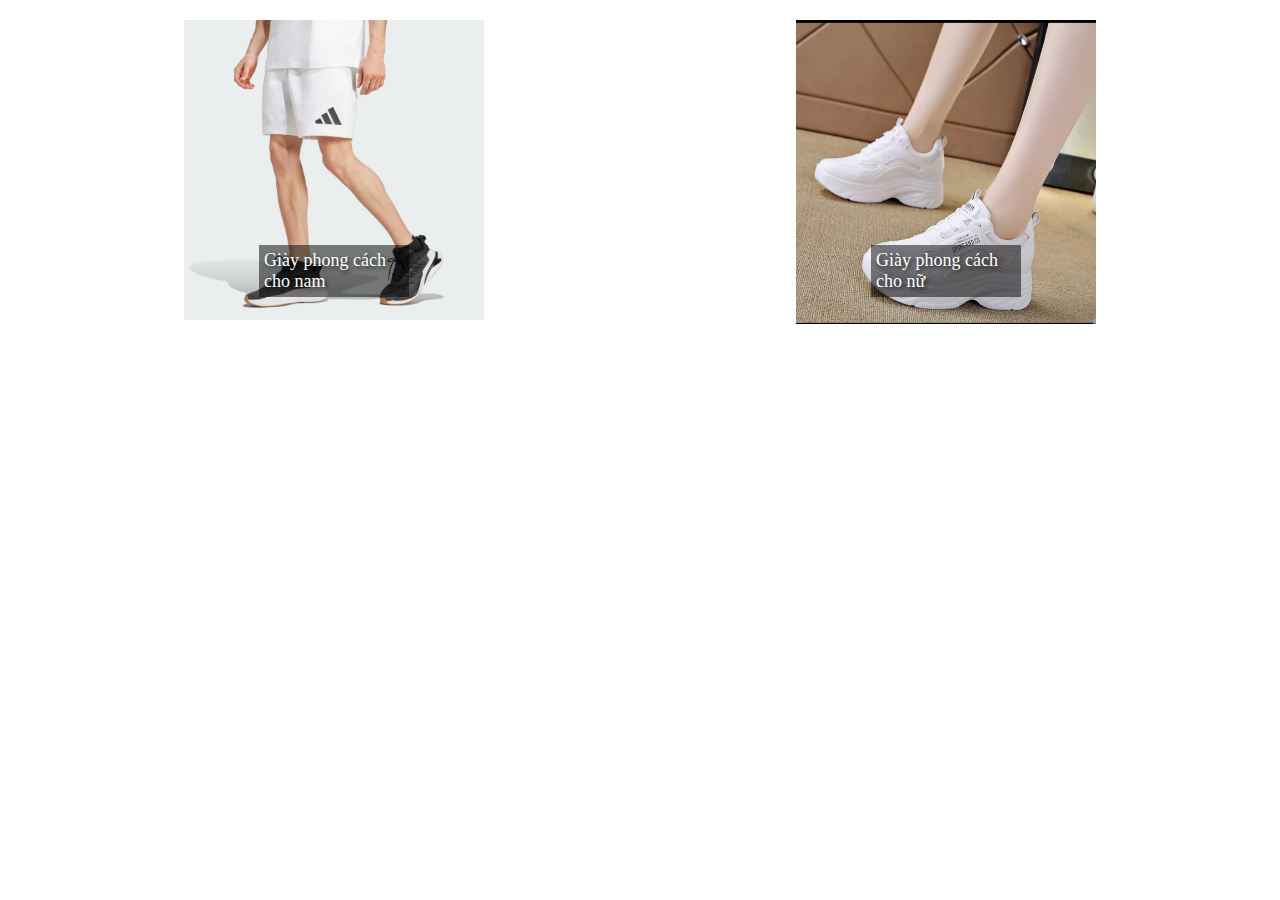
<file: vidu2.html>
<!DOCTYPE html>
<html lang="vi">
<head>
    <meta charset="UTF-8">
    <meta name="viewport" content="width=device-width, initial-scale=1.0">
    <title>Shop Giày</title>
    <style>
        .men_women {
            display: flex;
            justify-content: space-around; /* Căn giữa các phần tử */
            margin: 20px;
        }
        .men_img, .women_img {
            position: relative;
            width: 300px; /* Độ rộng của ảnh */
        }
        .men_img img, .women_img img {
            width: 100%; /* Ảnh tự động điều chỉnh độ rộng */
            height: auto;
        }
        .text_men, .text_women {
            position: absolute;
            bottom: 10%; /* Đặt chữ ở dưới cùng */
            left: 50%;
            transform: translateX(-50%);
            color: white; /* Màu chữ */
            font-size: 18px; /* Kích thước chữ */
            text-shadow: 2px 2px 4px rgba(0, 0, 0, 0.7); /* Đổ bóng cho chữ */
            background: rgba(0, 0, 0, 0.5); /* Nền mờ cho chữ */
            padding: 5px; /* Khoảng cách giữa chữ và viền */
        }
    </style>
</head>
<body>

<div class="men_women">
    <div class="men_img">
        <img src="/Quan_Short_adidas_Z.N.E._Moi_trang_JJ4893_21_model.avif" alt="Shop giày nam" class="men">
        <div class="text_men">Giày phong cách cho nam</div>
    </div>
     
    <div class="women_img">
        <img src="/Q9qvd0bQXz1p9BhRfSHy.jpg" alt="Shop giày nữ" class="women">
        <div class="text_women">Giày phong cách cho nữ</div>
    </div>
</div>

</body>
</html>
</file>
<file: index.css>
@import url('https://fonts.googleapis.com/css2?family=SUSE:wght@100..800&display=swap');

:root {
    --white-light:rgba(255,255,255,0.5);
    --alice-blue:#5497db;
    --carribean-green:#77d8eb;
    --gray:#ededed;

}
* {
    box-sizing: border-box;
    margin:0;
    padding:0;

}
html {
    /* height:5000px; */
    width:100%;
}
body {
    overflow-x: hidden;
}
li, a, button {
    font-family:"SUSE", sans-serif;
    font-weight: 500;
    font-size: 16px;
    color:rgb(6, 59, 80);
    text-decoration: none;
}
header {
    display:flex;
    justify-content: space-between;
    align-items: center;
    padding:30px 10%;
    background-color:white;
    height:auto;
}
.logo {
    cursor:pointer;
}
.nav_link {
    list-style: none;
}
.nav_link li {
    display:inline-block;
    padding: 0 20px;
}
.nav_link li a {
    transition:all 0.3s ease 0s;
}
.nav_link li a:hover {
    color:#0088e9;
}
button {
    padding:9px 25px;
    background-color:rgba(0,136,169,1);
    border:none;
    border-radius: 50px;
    cursor:pointer;
    transition:all 0.3s ease 0s;
}
button:hover {
    background-color: rgba(55, 198, 234, 0.8);
}
.abc {
    margin-left:20px;
    font-size:25px;
}
.home {
    font-family:"SUSE", sans-serif;
    height:100vh;
    padding:0 10%;
    /* background:url(/img/banner.jpg) no-repeat; */
    background-size: cover;
    background-position: center;
}
.home-content {
    max-width:700px;
    max-height:500px;
}
.home-content h1 {
    position:relative;
    font-size:56px;
    font-weight:700px;
    line-height: 1.2;
}
.home-content h1::before {
    content:'';
    position:absolute;
    top:0;
    right:0;
    width:100%;
    height:100%;
    background:white;
    animation: showRight 1s ease forwards;
    animation-delay:.5s;
}
.home-content h3 {
    position:relative;
    font-size:32px;
    font-weight:700;
    color:rgb(140, 215, 245);
}
.home-content h3::before {
    content:'';
    position:absolute;
    top:0;
    right:0;
    width:100%;
    height:100%;
    background:white;
    animation: showRight 1s ease forwards;
    animation-delay:.8s;
}
.home-content p {
    position:relative;
    font-size:16px;
    margin:20px 0 40px;
}
.home-content p::before {
    content:'';
    position:absolute;
    top:0;
    right:0;
    width:100%;
    height:100%;
    background:white;
    animation: showRight 1s ease forwards;
    animation-delay:1.1s;
}
.home-content .btn-box {
    position:relative;
    display:flex;
    justify-content: space-between;
    width:345px;
    height:50px;
}
.home-content .btn-box::before {
    content:'';
    position:absolute;
    top:0;
    right:0;
    width:100%;
    height:100%;
    background:white;
    animation: showRight 1s ease forwards;
    animation-delay:1.4s;
    z-index: 2;
}
.btn-box a {
    position:relative;
    display:inline-flex;
    justify-content: center;
    align-items: center;
    width:150px;
    height:100%;
    background:#0088e9;
    border:2px solid #9fd6ec;
    border-radius: 5px;
    font-size:19px;
    color:rgb(61, 7, 7);
    text-decoration: none;
    font-weight: 600;
    letter-spacing: 1px;
    z-index: 1;
    overflow: hidden;
    transition:.5s;
}
.btn-box a:hover {
    color:#0088e9;
}
.btn-box a:nth-child(2) {
    background:transparent;
    color:#00abf0;
}
.btn-box a:nth-child(2):hover {
    color:#082b29;
}
.btn-box a:nth-child(2)::before {
    background:#7acae9;
}
.btn-box a::before {
    content:'';
    position:absolute;
    top:0;
    left:0;
    width:0;
    height:100%;
    background:#081b29;
    z-index:-1;
    transition:.5s;
}
.btn-box a:hover::before {
    width:100%;

}
.home-sci {
    position:absolute;
    bottom:40px;
    width:170px;
    display:flex;
    justify-content: space-between;
}
.home-sci::before {
    content:'';
    position:absolute;
    top:0;
    right:0;
    width:100%;
    height:100%;
    background:white;
    animation: showRight 1s ease forwards;
    animation-delay:1.7s;
    z-index: 2;
}
.home-sci a {
    position:relative;
    display:inline-flex;
    justify-content: center;
    align-items: center;
    width:40px;
    height:40px;
    background:transparent;
    border:2px solid #00abf0;
    border-radius: 50%;
    font-size:20px;
    color:#00abf0;
    text-decoration: none;
    z-index: 1;
    overflow:hidden;
    transition:.5s;
}
.home-sci a:hover {
    color:#082b29;
}
.home-sci a::before {
    content:'';
    position:absolute;
    top:0;
    left:0;
    width:0;
    height:100%;
    background:#00abf0;
    z-index: -1;
    transition:.5s;
}
.home-sci a:hover::before {
    width:100%;
}
.home-imgHover {
  position:absolute;
  top:0;
  right:30px;
  width:500px;
  height:100%;
  background:transparent;
  transition:3s;
}
.home-imgHover:hover {
    /* background:white; */
    opacity:.8;
}
.image1 {
    /* width:1516px; */
    height:84px;
}
.dm-product {
    font-family:"SUSE", sans-serif;
    text-align: center;
    margin-top:40px;
    text-transform: uppercase ;
}
.col-2th {
    cursor:pointer;
}
.image-text .text-btn a {
    display: flex;
    flex-direction: column;
    align-items: center;
    cursor: pointer;
}
.shop_now {
   border:none;
    background:#5497db;
    display:inline-block;
    width:200px;
    height:55px;
    text-align: center;
    line-height: 55px;
    border-radius: 50px;
    margin-top:10px;
    letter-spacing: 1px;
    transition:#05317b 0.3s ease-in-out;
}
.shop_now:hover {
    background-color:#7acae9;
}
.btn-text {
    margin-right:277px;
    padding-left:140px;
}
.men_women {
    display: flex;
    justify-content: space-around; /* Căn giữa các phần tử */
    margin: 20px;
    margin-top:40px;
}
.men_img, .women_img {
    position: relative;
    width: 500px; /* Độ rộng của ảnh */
}
.men {
    width:500px;
    height:500px;
}
.men_img img, .women_img img {
height:500px;
}
_men, .text_women {
    position: absolute;
    bottom: 10%; /* Đặt chữ ở dưới cùng */
    left: 50%;
    transform: translateX(-50%);
    color: white; /* Màu chữ */
    font-size: 18px; /* Kích thước chữ */
    text-shadow: 2px 2px 4px rgba(0, 0, 0, 0.7); /* Đổ bóng cho chữ */
    padding: 10px; /* Khoảng cách giữa chữ và viền */
}
.men_img, .women_img {
    transition: transform 0.3s ease, font-size 0.3s ease;
}

.men_img:hover, .women_img:hover {
    transform: scale(1.1);
}

.text_men, .women_img div {
    transition: font-size 0.3s ease;
}

.men_img:hover .text_men, .women_img:hover div {
    font-size: 20px; /* Tăng kích thước chữ */
}
.image-container {
    position: relative;
    display: inline-block; /* Giúp chứa hình ảnh và văn bản */
}

.image-container img {
    width: 100%; /* Để hình ảnh chiếm toàn bộ chiều rộng của container */
    height: auto; /* Đảm bảo tỷ lệ khung hình */
}

.overlay {
    
    position: absolute;
    top: 50%;
    left: 50%;
    transform: translate(-50%, -50%); /* Căn giữa theo cả chiều dọc và chiều ngang */
    color: white; /* Màu chữ */
    text-align: center; /* Căn giữa chữ */
    background-color: rgba(0, 0, 0, 0.5); /* Nền mờ để dễ đọc chữ */
    padding: 20px; /* Khoảng cách giữa chữ và viền */
    border-radius: 10px; /* Bo góc */
}
h4 {
    text-transform:uppercase;
}
.container {
    display:flex;
    max-width: 100%;
    margin: auto;
    padding: 20px;
    background-color:#ffffff;
    border-radius: 8px;
    /* box-shadow: 0 2px 10px rgba(0, 0, 0, 0.1); */
    height:120px;
    margin-top:70px;
    justify-content: center;
}

.info {
    font-size: 24px;
    color: #333;
    margin-bottom: 20px;
    margin-right:20px;
    padding-right:50px;
}

.email-input {
    width: 458px;
    height:60px;
    padding: 10px;
    font-size: 16px;
    border: 1px solid #ccc;
    border-radius: 4px;
    box-sizing: border-box;
}

.email-input::placeholder {
    color: #aaa;
}

/* footer start */
.footer {
    display: flex;
    flex-wrap: wrap;
    justify-content: space-between;
    /* padding: 10px; */
    background-color: #fff;
    border-top: 1px solid #eaeaea;
    height:406px;
    margin:20px;
}
.footer ul li {
    font-size: 14px;
    color:gray;
    letter-spacing: 1px;
}

.footer-section {
    flex: 1;
    width: 217px;
    margin: 10px;
}

.footer-section h3 {
    font-size: 14px;
    color: #333;
}

.footer-section ul {
    list-style: none;
    padding: 0;
}

.footer-section ul li {
    margin: 15px 0;
}

.footer-contact {
    flex: 1;
    min-width: 458px;
    height:406px;
    font-size:14px;
    color:gray;
}

.footer-contact h3 {
    font-size: 14px;
    color: #333;
}

.footer-contact p {
    margin: 5px 0;
}

.contact-info {
    margin-top: 10px;
}
.sdt {
    display:block;
    text-align:center;
    cursor:pointer;
    margin-top:25px;
}
/* footer end */

/* KEYFRAMES ANIMATION  */
@keyframes showRight {
    100% {
        width:0;
    }
}
</file>
<file: product1.css>
@import url('https://fonts.googleapis.com/css2?family=Poppins:ital,wght@0,100;0,200;0,300;0,400;0,500;0,600;0,700;0,800;0,900;1,100;1,200;1,300;1,400;1,500;1,600;1,700;1,800;1,900&display=swap');

* {
    margin:0;
    padding:0;
    box-sizing: border-box;
    font-family: "Poppins", sans-serif;
}
body {
    height: 100vh;
    /* display: flex; */
    align-items: center;
    justify-content: center; 
    /* background-image: linear-gradient(135deg, #43cbff 10%, #9708cc 100%);  */
}
.all-product {
    display:flex;
}

.product-card {
    position: relative;
    max-width: 355px;
    width:100%;
    border-radius: 25px;
    padding:20px 30px 30px 30px; /* luu y */
    background:#fff; /* luu y */
    box-shadow: 0 5px 10px rgba(0,0,0,0.2);
    z-index: 3; /* luu y */
    /* overflow: hidden; */
    margin:50px 20px;
}
.product-card .logo-cart {
    display: flex;
    align-items: center;
    justify-content: space-between;
}
.product-card .logo-cart img {
    height: 20px;
    width:20px;
    object-fit: cover;
}
.product-card .logo-cart i {
    font-size:27px;
    color: #707070;
    cursor: pointer;
    transition: color 0.3s ease;
}
.product-card .logo-cart i:hover {
    color:#333;

}
.main-images img {
    display: none; /* Ẩn tất cả hình ảnh mặc định */
}
.main-images img.active {
    display: block; /* Hiện hình ảnh khi có lớp active */
}
.product-card .main-images {
    position: relative;
    height:210px
}
.product-card .main-images img {
    position: absolute;
    height: 300px;
    width:300px;
    object-fit: cover;
    transform: rotate(18deg);
    left:12px;
    top:-40px;
    z-index:-1;
    opacity: 0;
    transition:opacity 0.5s ease;
}
.product-card .main-images img.active {
    opacity: 1;

}
.product-card .shoe-details .shoe_name {
    font-size:24px;
    font-weight: 500;
    color:#161616;
}
.product-card .shoe-details p {
    font-size: 12px;
    font-weight: 400;
    color:#333;
    text-align: justify;
}
.product-card .shoe-details .stars i {
    margin:0 -1px;
    color:#333;
}
.product-card .color-price .color-option {
    display: flex;
    align-items: center;
}
.color-price {
    display: flex;
    justify-content: space-between;
    align-items: center;
}
.color-price .color-option .color{
    font-size: 18px;
    font-weight: 500;
    color:#333;
    margin-right: 8px;
}
.color-option .circles {
    display: flex;

}
.color-option .circles .circle {
    height: 18px;
    width:18px;
    background: #0071c7;
    border-radius:50%;
    margin:0 4px;
    cursor: pointer;
    transition: all 0.4s ease;
}
.color-option .circles .circle.blue.active {
    box-shadow: 0 0 0 2px #fff,
     0 0 0 4px #0071c7;

}
.color-option .circles .circle.pink {
    background:#fa1795;
}
.color-option .circles .circle.pink.active {
    box-shadow: 0 0 0 2px #fff,
     0 0 0 4px #fa1795;

}
.color-option .circles .circle.yellow {
    background:#f5da00;
}
.color-option .circles .circle.yellow.active {
    box-shadow: 0 0 0 2px #fff,
     0 0 0 4px #f5da00;

}
.color-price .price {
    display: flex;
    flex-direction: column;
}
.color-price .price .price_num {
    font-size: 25px;
    font-weight: 600;
    color:#707070;
}
.color-price .price .price_letter {
    font-size: 10px;
    font-weight: 600;
    margin-top:-4px;
    color:#707070;
}
.product-card .button {
    position:relative;
    height:50px;
    width:100%;
    background:red;
    border-radius: 25px;
    margin-top:30px;
    overflow: hidden;
}
.product-card .button .button-layer {
    position: absolute;
    height: 100%;
    width: 300%;
    left: -100%;
    background-image: linear-gradient(135deg, #9708cc ,#43cbff);
    transition: all 0.4s ease;
    border-radius: 25px;
}
.product-card .button:hover .button-layer {
    left:0;

}
.product-card .button button {
    position: relative;
    height: 100%;
    width:100%;
    background:none;
    outline:none;
    border:none;
    font-size: 18px;
    font-weight: 600;
    letter-spacing: 1px;
    color:#fff;
}
</file>
<file: style.css>
@import url('https://fonts.googleapis.com/css2?family=Poppins:wght@200;300;400;500;600;700&display=swap');
*{
    padding: 0;
    margin: 0;
    box-sizing: border-box;
    font-family: 'Poppins',sans-serif;
}
body{
    background: #e4e9f7;
}
.container{
    display: flex;
    align-items: center;
    justify-content: center;
    min-height: 90vh;
}
.box{
    background: #fdfdfd;
    display: flex;
    flex-direction: column;
    padding: 25px 25px;
    border-radius: 20px;
    box-shadow: 0 0 128px 0 rgba(0,0,0,0.1),
                0 32px 64px -48px rgba(0,0,0,0.5);
}
.form-box{
    width: 450px;
    margin: 0px 10px;
}
.form-box header{
    font-size: 25px;
    font-weight: 600;
    padding-bottom: 10px;
    border-bottom: 1px solid #e6e6e6;
    margin-bottom: 10px;
}
.form-box form .field{
    display: flex;
    margin-bottom: 10px;
    flex-direction: column;

}
.form-box form .input input{
    height: 40px;
    width: 100%;
    font-size: 16px;
    padding: 0 10px;
    border-radius: 5px;
    border: 1px solid #ccc;
    outline: none;
}
.btn{
    height: 35px;
    background: rgba(76,68,182,0.808);
    border: 0;
    border-radius: 5px;
    color: #fff;
    font-size: 15px;
    cursor: pointer;
    transition: all .3s;
    margin-top: 10px;
    padding: 0px 10px;
}
.btn:hover{
    opacity: 0.82;
}
.submit{
    width: 100%;
}
.links{
    margin-bottom: 15px;
}

/********* Home *****************/

.nav{
    background: #fff;
    display: flex;
    flex-direction: row;
    justify-content: space-around;
    line-height: 60px;
    z-index: 100;
}
.logo{
    font-size: 25px;
    font-weight: 900;
    
}
.logo a{
    text-decoration: none;
    color: #000;
}
.right-links a{
    padding: 0 10px;
}
main{
    display: flex;
    align-items: center;
    justify-content: center;
    margin-top: 60px;
}
.main-box{
    display: flex;
    flex-direction: column;
    width: 70%;
}
.main-box .top{
    display: flex;
    flex-direction: row;
    justify-content: space-between;
}
.bottom{
    width: 100%;
    margin-top: 20px;
}
@media only screen and (max-width:840px){
    .main-box .top{
        display: flex;
        flex-direction: column;
        justify-content: space-between;
    }
    .top .box{
        margin: 10px 10px;
    }
    .bottom{
        margin-top: 0;
    }
}
.message{
    text-align: center;
    background: #f9eded;
    padding: 15px 0px;
    border:1px solid #699053;
    border-radius: 5px;
    margin-bottom: 10px;
    color: red;
}
</file>
<file: form.css>
@import url('https://fonts.googleapis.com/css2?family=Poppins:ital,wght@0,100;0,200;0,300;0,400;0,500;0,600;0,700;0,800;0,900;1,100;1,200;1,300;1,400;1,500;1,600;1,700;1,800;1,900&display=swap');
* {
    padding: 0;
    margin: 0;
    box-sizing: border-box;
    font-family: "Poppins", sans-serif;
}
body {
    background: #e4e9f7;
}
.container {
    display:flex;
    align-items: center;
    justify-content: center;
    min-height: 90vh;
}
.box {
    background: rgb(170, 218, 237);
    display: flex;
    flex-direction: column;
    padding:25px 25px;
    border-radius: 20px;
    box-shadow: 0 0 128px 0 rgba(0, 0, 0, 0.1),
                0 32px 64px -48px rgba(0, 0, 0, 0.5);

}
.form-box {
    width:450px;
    margin: 0px 10px;
}
.form-box header {
    font-size: 25px;
    font-weight: 600;
    padding-bottom: 10px;
    border-bottom: 1px solid #e6e6e6;
    margin-bottom: 10px;
}
.form-box form .field {
    display: flex;
    margin-bottom: 10px;
    flex-direction: column;

}
.form-box form .input input {
    height:40px;
    width:100%;
    font-size: 16px;
    padding:0 10px;
    border-radius: 5px;
    border: 1px solid #ccc;
    outline: none;
}
.btn {
    height:35px;
    background:rgba(76, 68, 182, 0.808);
    border:0;
    border-radius: 5px;
    color:#fff;
    font-size: 15px;
    cursor: pointer;
    transition: all .3s;
    margin-top:10px;
    padding:0 10px; 
}
.btn:hover {
    opacity: 0.82;
}
.submit {
    width:100%;

}
.links {
    margin-bottom: 15px;
}
/* Home */
.nav {
    background:#fff;
    display: flex;
    flex-direction: row ;
    justify-content:space-around;
    line-height: 60px;
    z-index: 100;
}
.logo {
    font-size: 25px;
    font-weight: 900;
    
}
.logo a {
    text-decoration: none;
    color:#000;
}
.right-links a {
    padding:0 10px;
}
main {
    display: flex;
    align-items: center;
    justify-content: center;
    margin-top: 60px;
}
.main-box {
    display: flex;
    flex-direction: column;
    width: 70%;
}
.main-box .top {
    display: flex;
    flex-direction: row;
    justify-content: space-between;
}
.bottom {
    width:100%;
    margin-top: 20px;
}
@media only screen and (max-width:840px) {
    .main-box .top {
        display: flex;
        flex-direction: column;
        justify-content: space-between;
    }
    .top .box {
        margin:10px 10px;
    }
    .bottom {
        margin-top:0;
    }
}
</file>
<file: help.css>
@import url('https://fonts.googleapis.com/css2?family=SUSE:wght@100..800&display=swap');

html {
    font-family:"SUSE", sans-serif;
}
body {
    margin:0;
    padding:0;
    box-sizing: border-box;
}
.input-help {
    /* text-align: center; */
  
    
}

input[type="text"] {
    width: 300px; /* Chiều rộng của input */
    padding: 10px; /* Khoảng cách bên trong */
    font-size: 16px; /* Kích thước chữ */
    border: none;
    border-radius: 5px; /* Bo góc */
    background:#f9f9f9;
}

input[type="text"]:focus {
    border-color: skyblue; /* Màu viền khi focus */
    outline: none; /* Bỏ outline */
}
.faq-section {
    padding:40px;
    background:#f9f9f9;
}
h2 {
    text-align: center;
    margin-bottom: 30px;
}
.faq-content {
    display:flex;
    flex-wrap: wrap;
    justify-content: space-around;
}
.faq-category {
    width:40%;
    margin:10px;
    padding:20px;
    background:#f9f9f9;
    letter-spacing: 1px;
    /* border-radius:8px; */
    /* box-shadow: 0 2px 5px rgba(0,0,0,0.1); */
}
.faq-category h3 {
    margin-bottom:15px;
}
.allbirds-approach {
    text-align: center;
    margin-top:40px;
}
.allbirds-approach h3 {
    margin-bottom: 20px;
}
.allbirds-approach p {
    margin:5px 0;
    padding-top:20px;
}

.content-banner {
    background-color: skyblue; /* Màu nền */
    display: flex; /* Sử dụng flexbox */
    justify-content: center; /* Căn giữa theo chiều ngang */
    align-items: center; /* Căn giữa theo chiều dọc */
    height: 100vh; /* Chiều cao của phần banner */
    text-align: center; /* Căn giữa văn bản */
    height:450px;
    margin-top:40px;
}

.help-content {
    padding: 20px; /* Khoảng cách bên trong */
    color: white; /* Màu chữ */
}
.faq-content .faq-category p {
    padding-top:20px;
    font-size: 14px;
}
</file>
